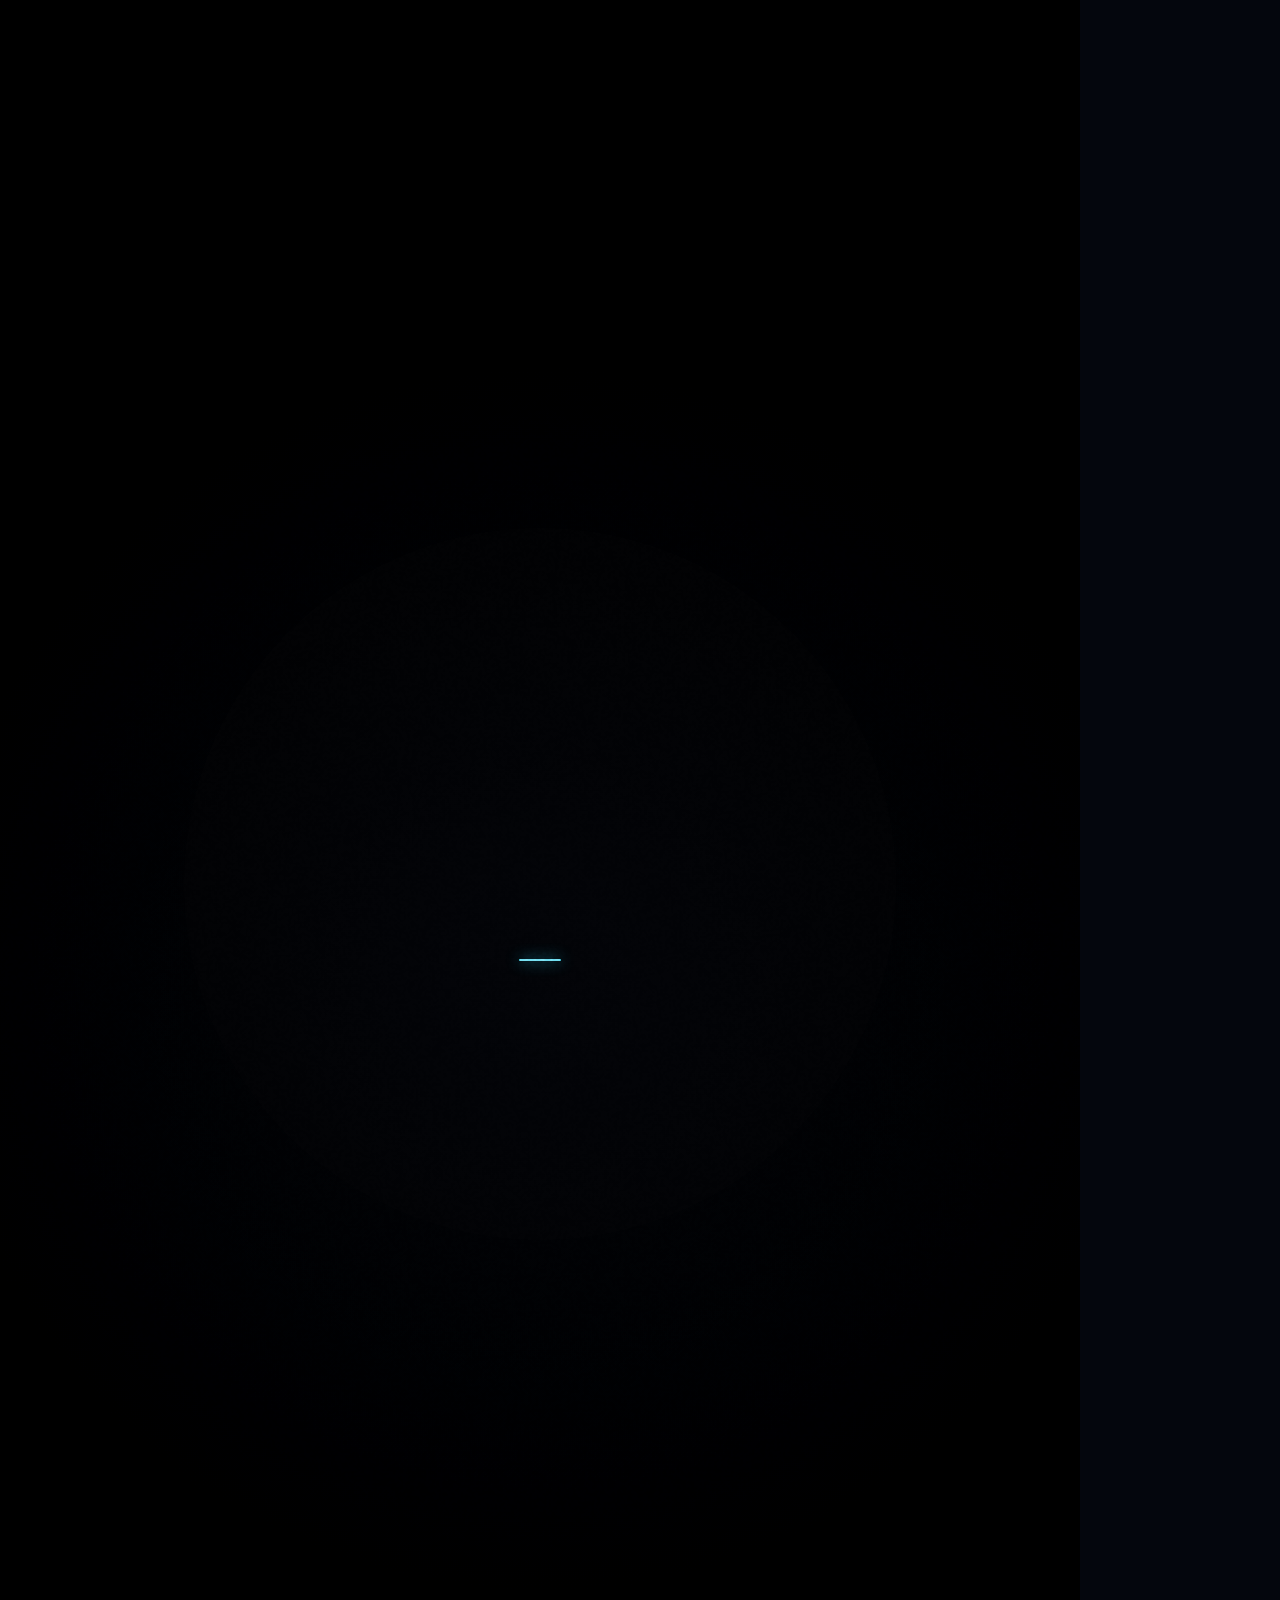
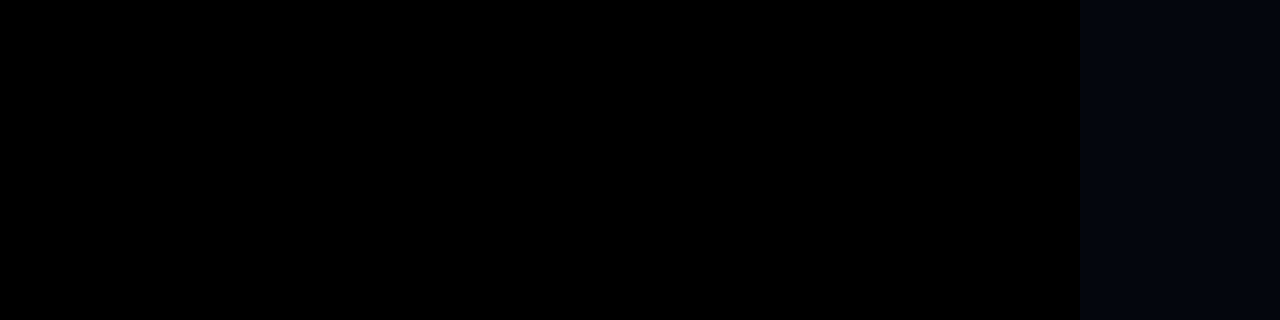
<file: media/reel-src/src/index.html>
<!doctype html>
<html>
<head>
<meta charset="utf-8">
<title>RVTSS reel</title>
<style>
  html, body { margin: 0; background: #04060D; overflow: hidden; }
  canvas { display: block; }
</style>
</head>
<body>
<canvas id="out" width="1080" height="1920"></canvas>
<script type="module" src="reel.js"></script>
</body>
</html>
</file>
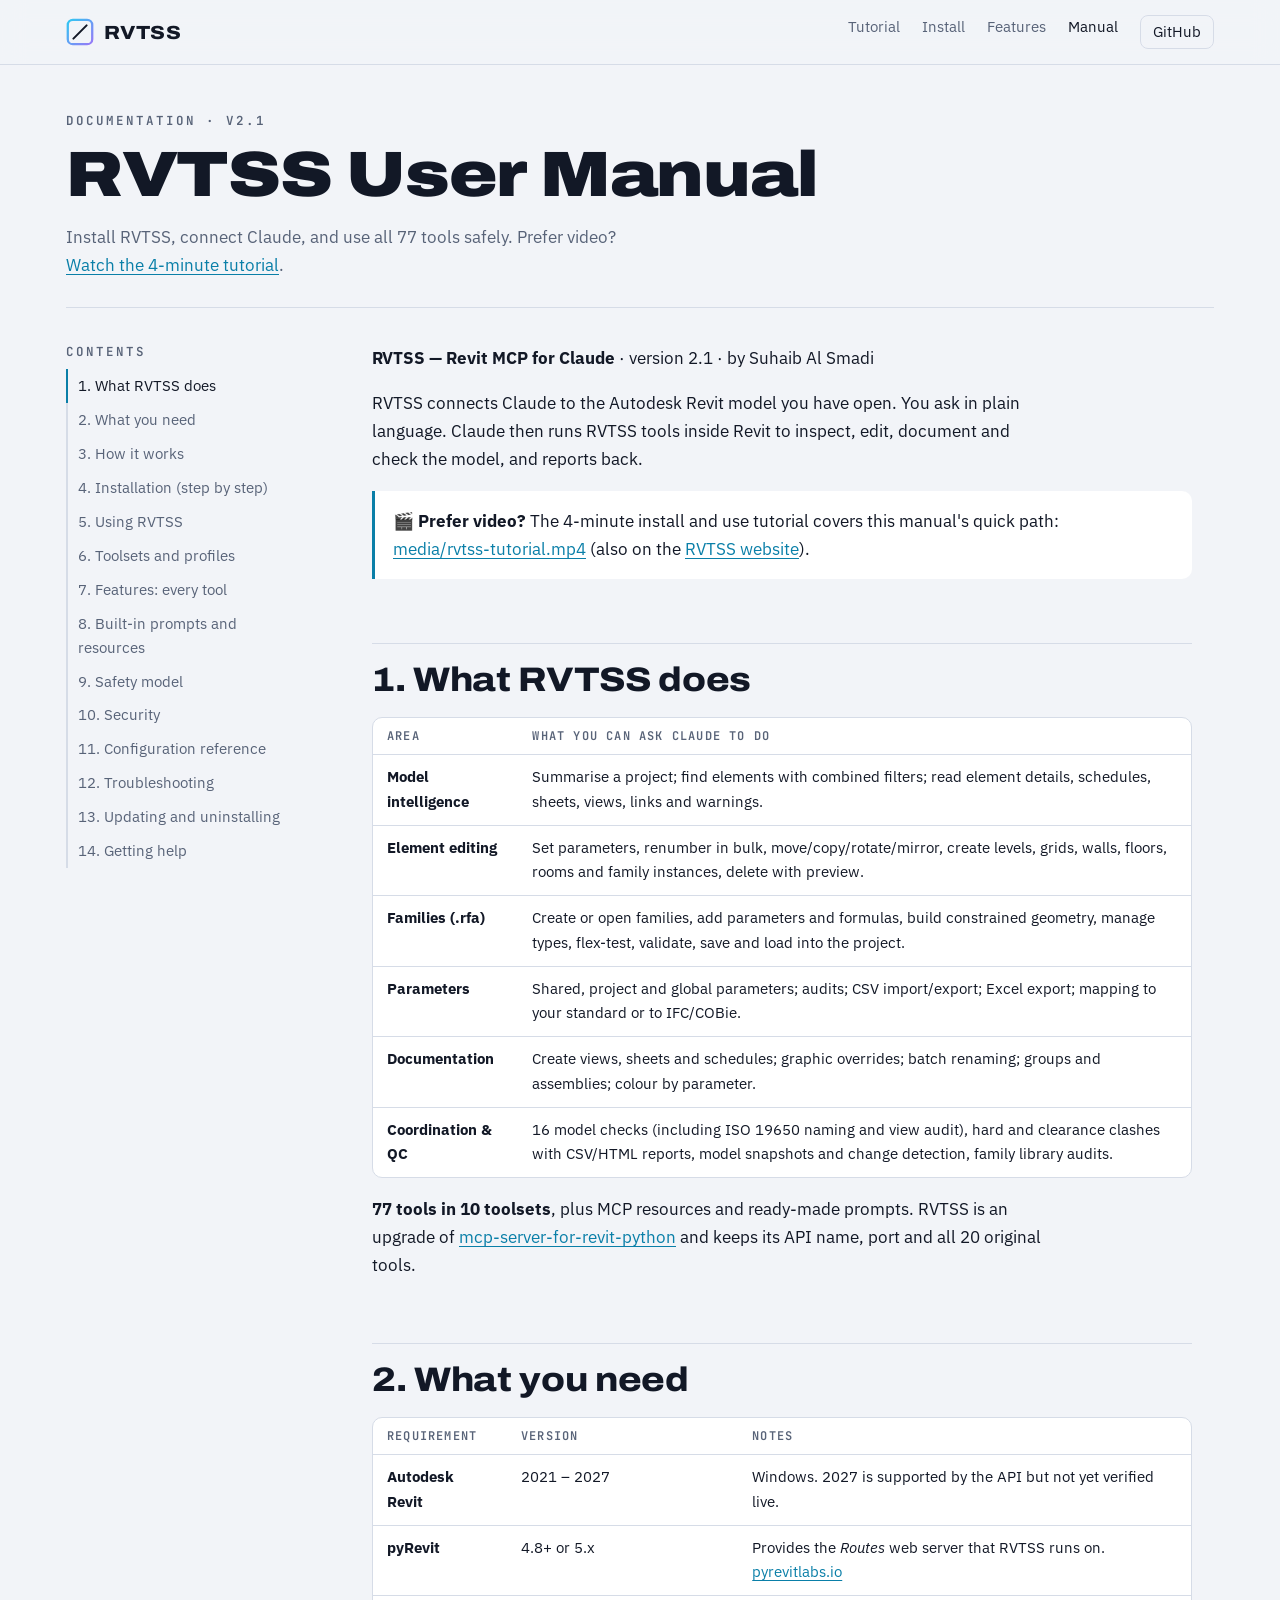
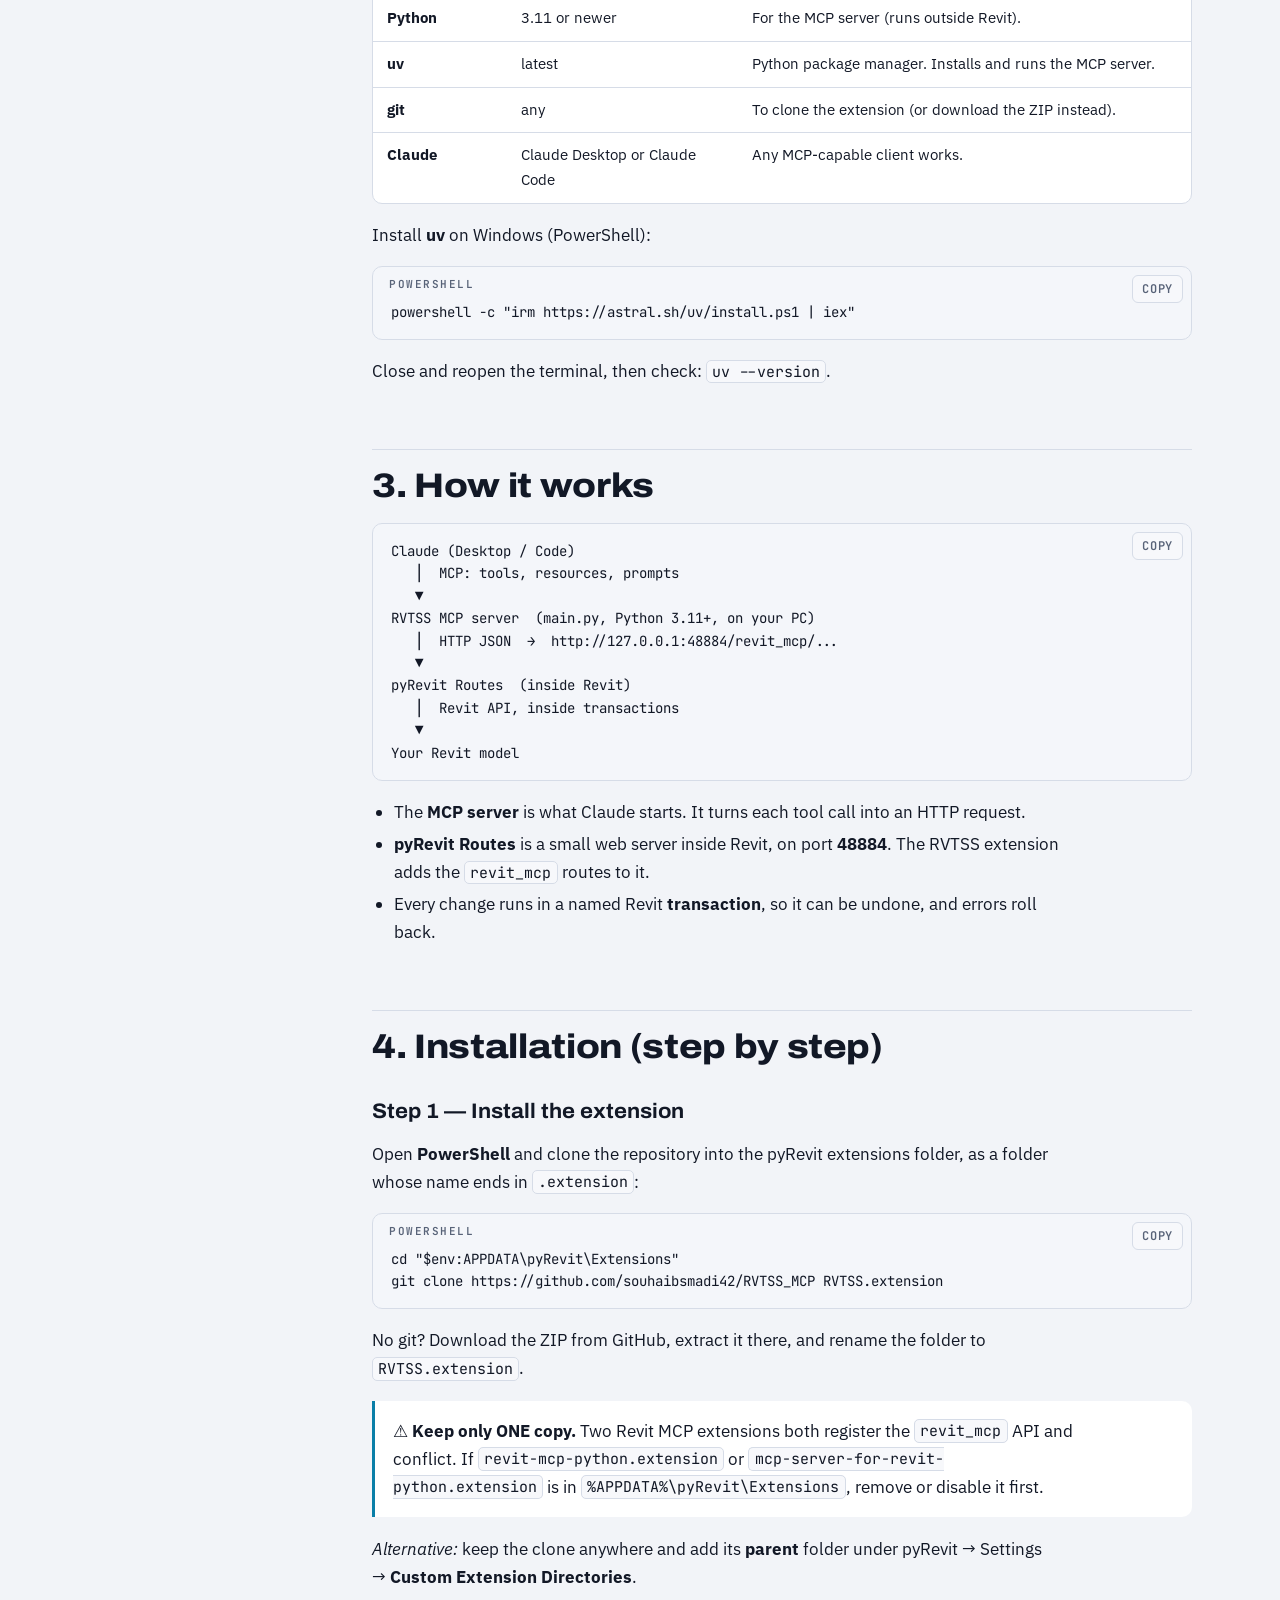
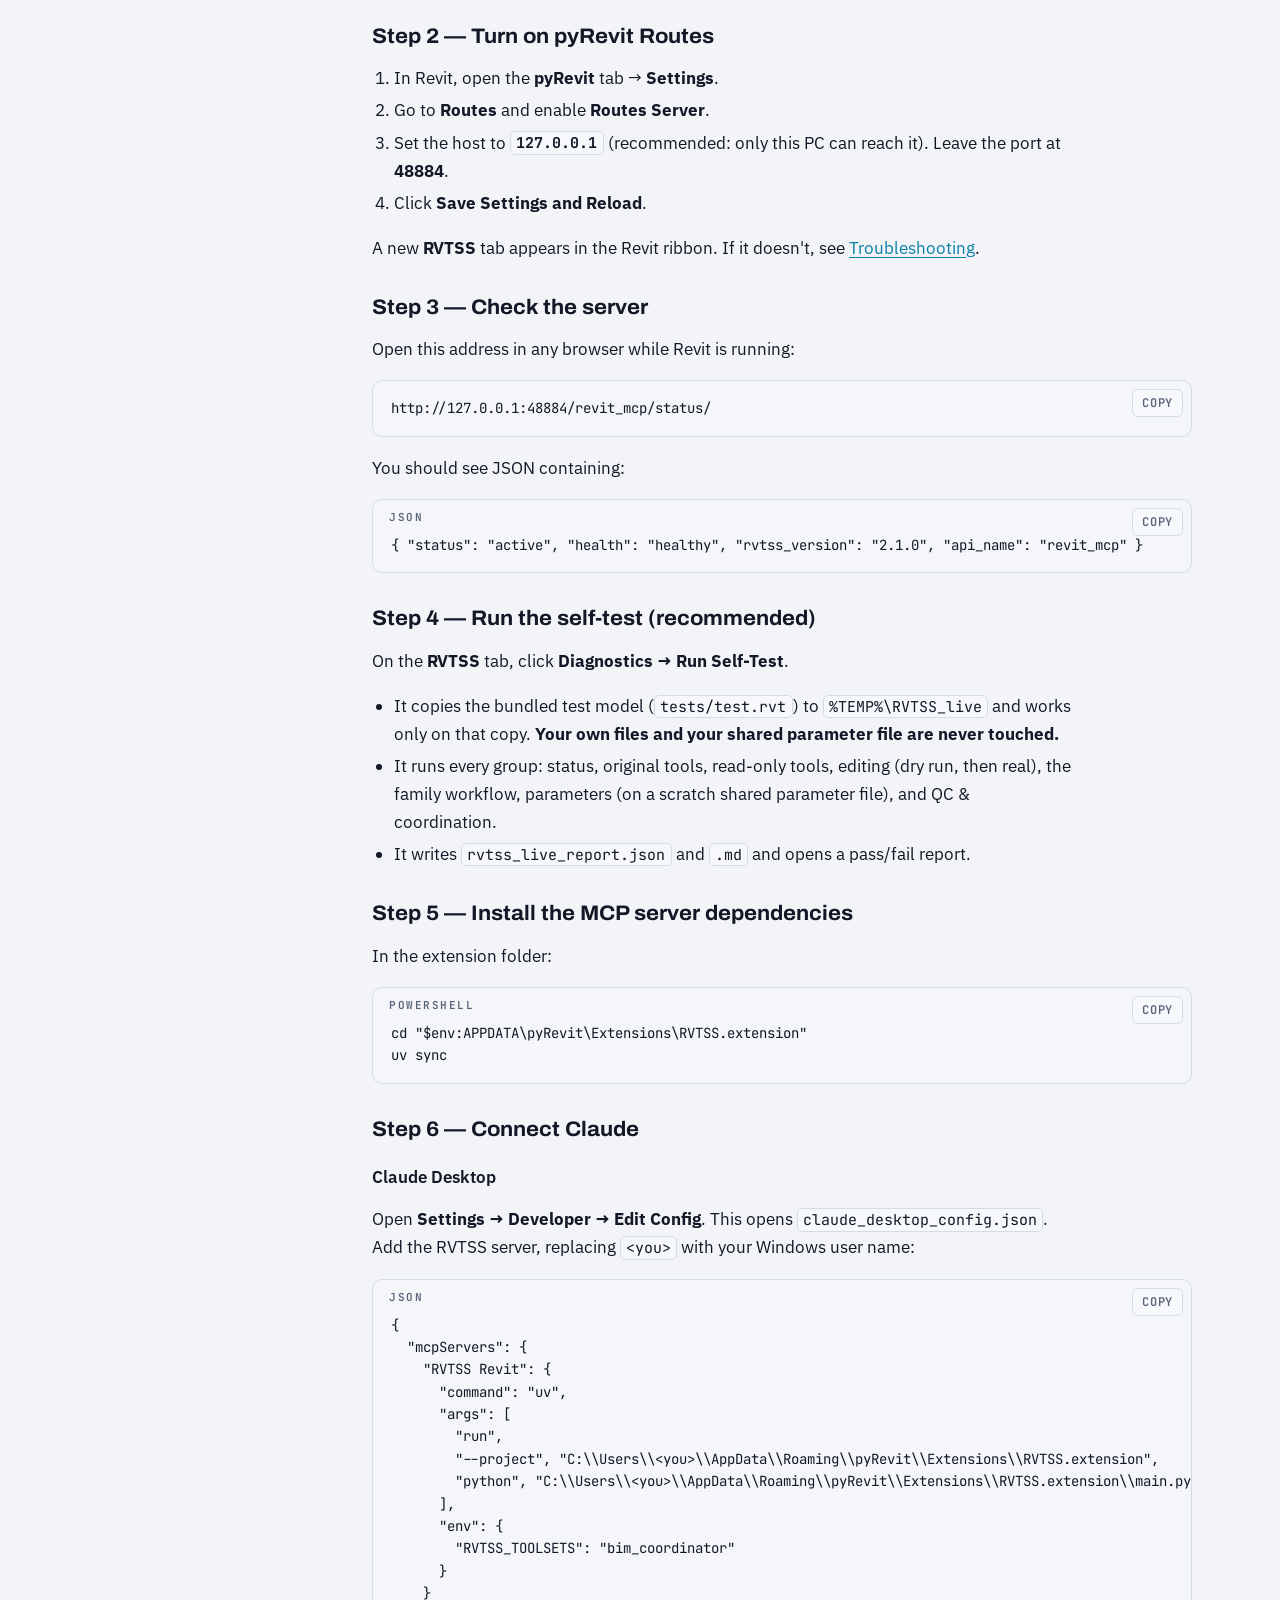
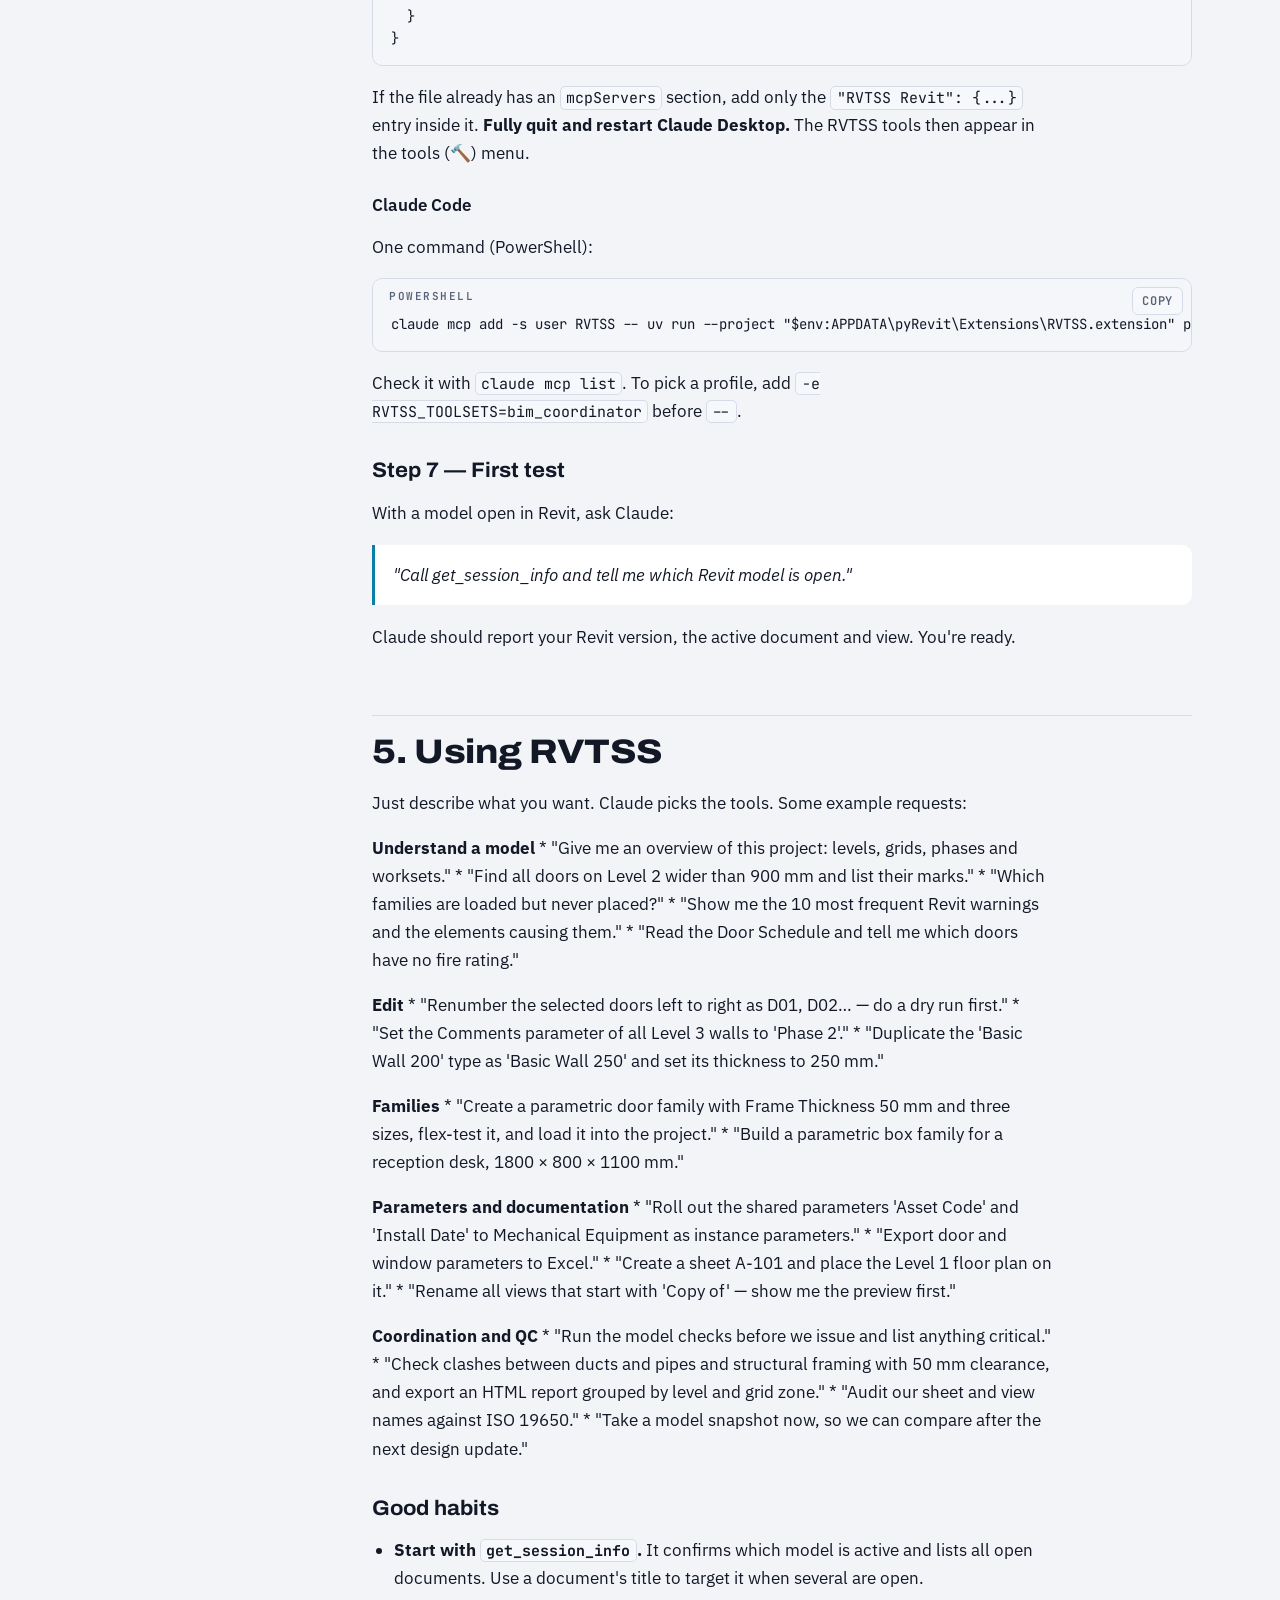
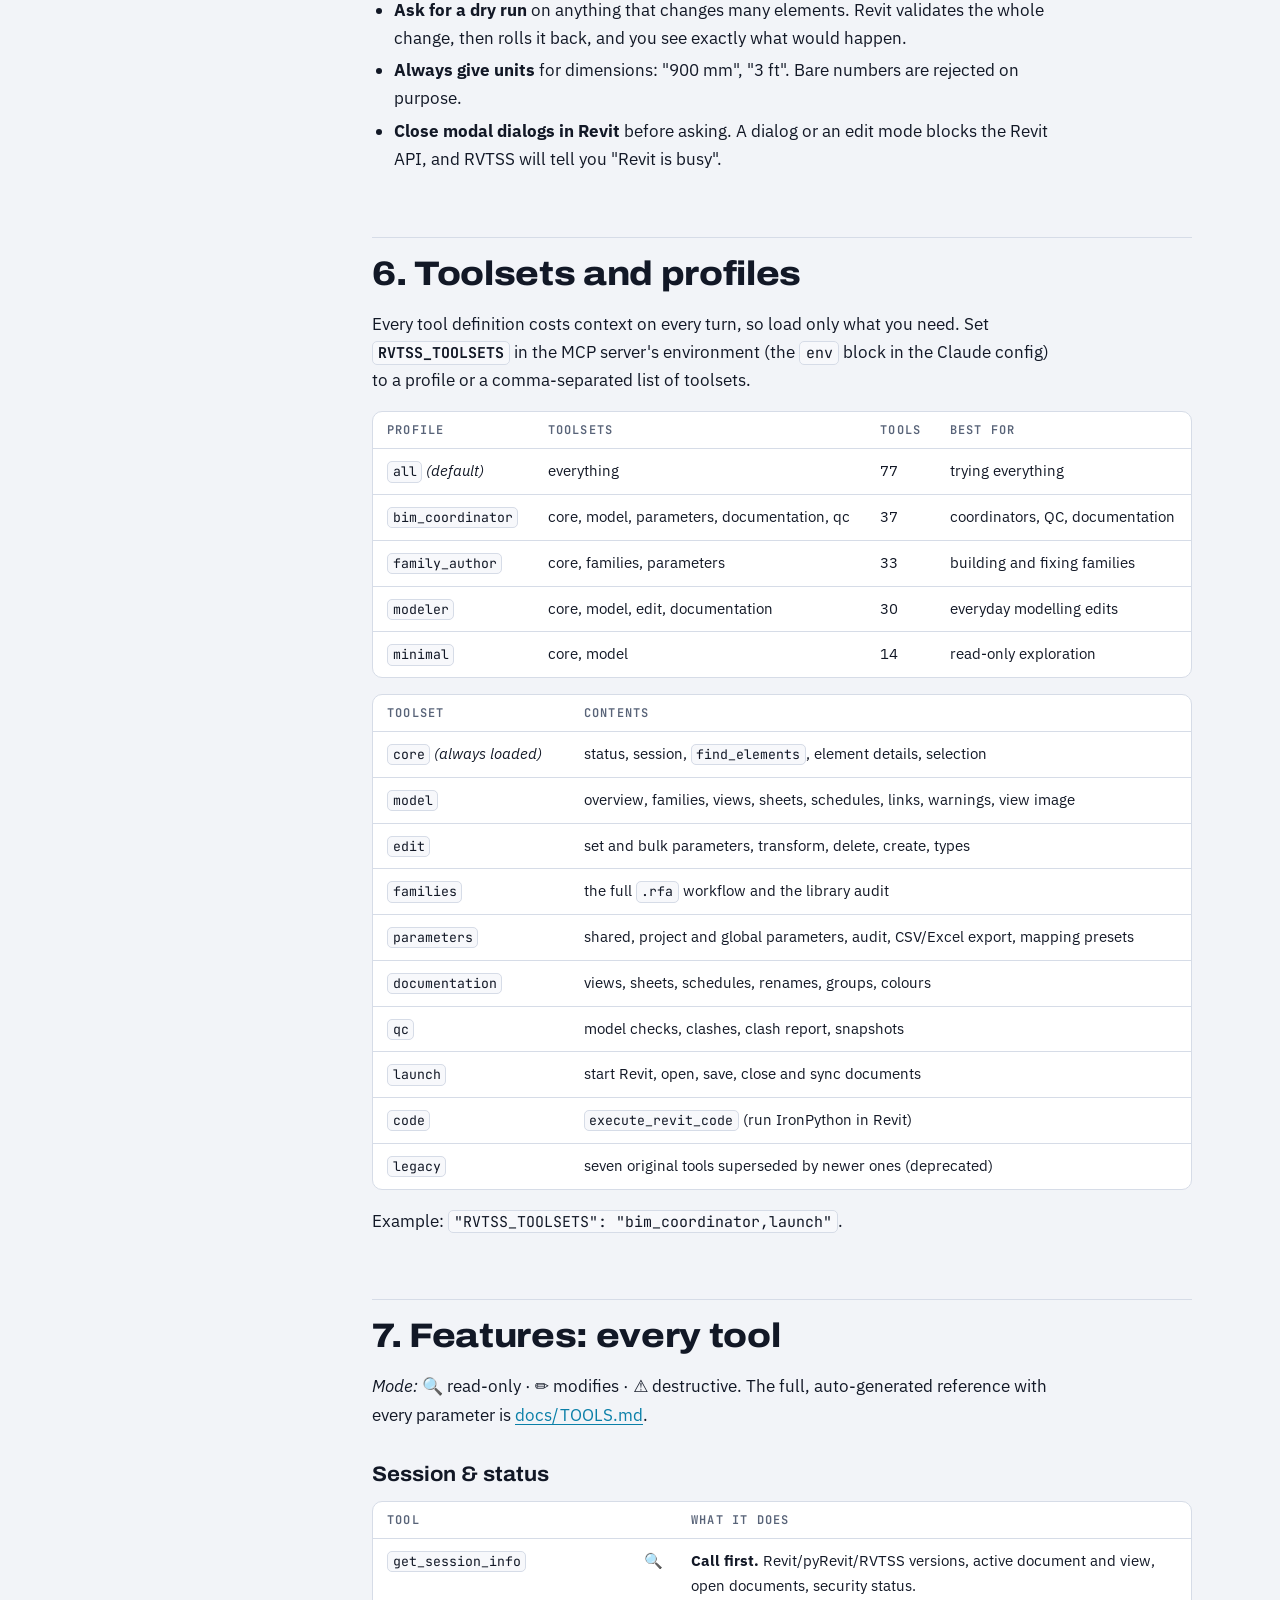
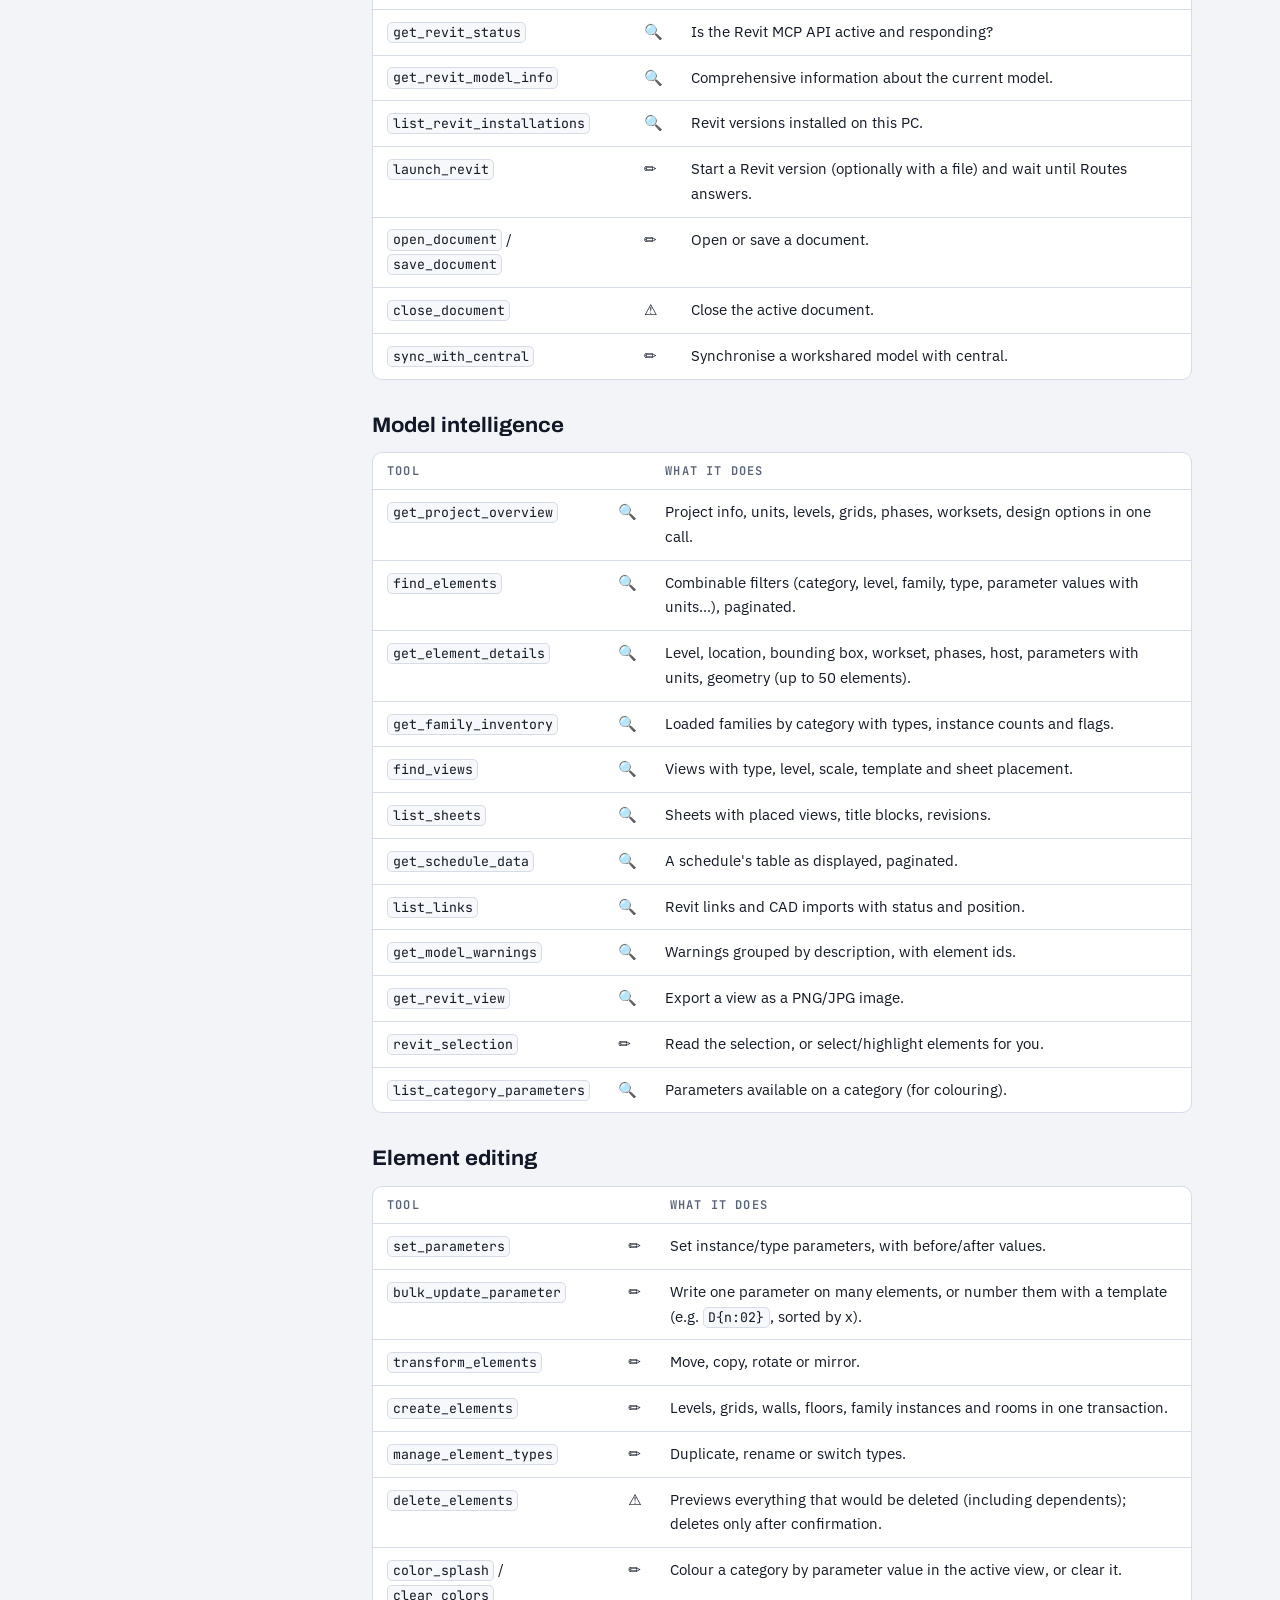
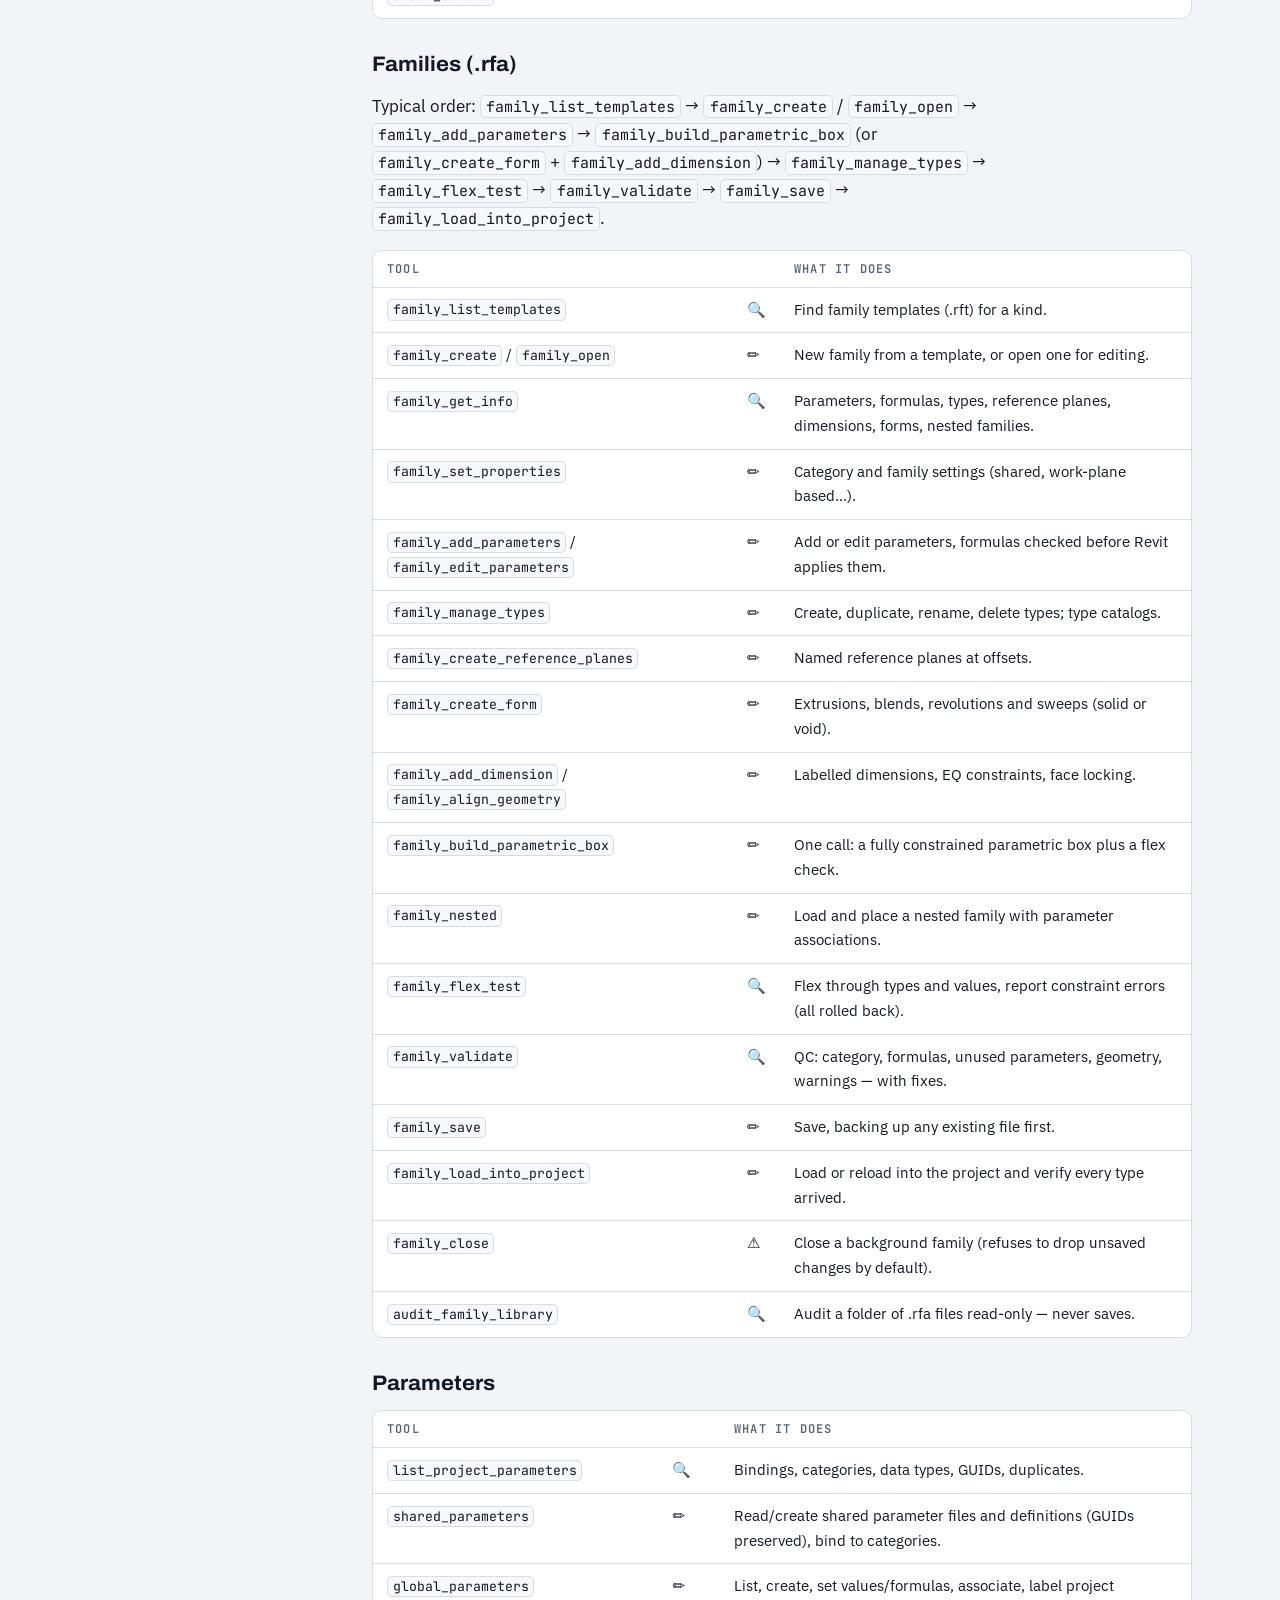
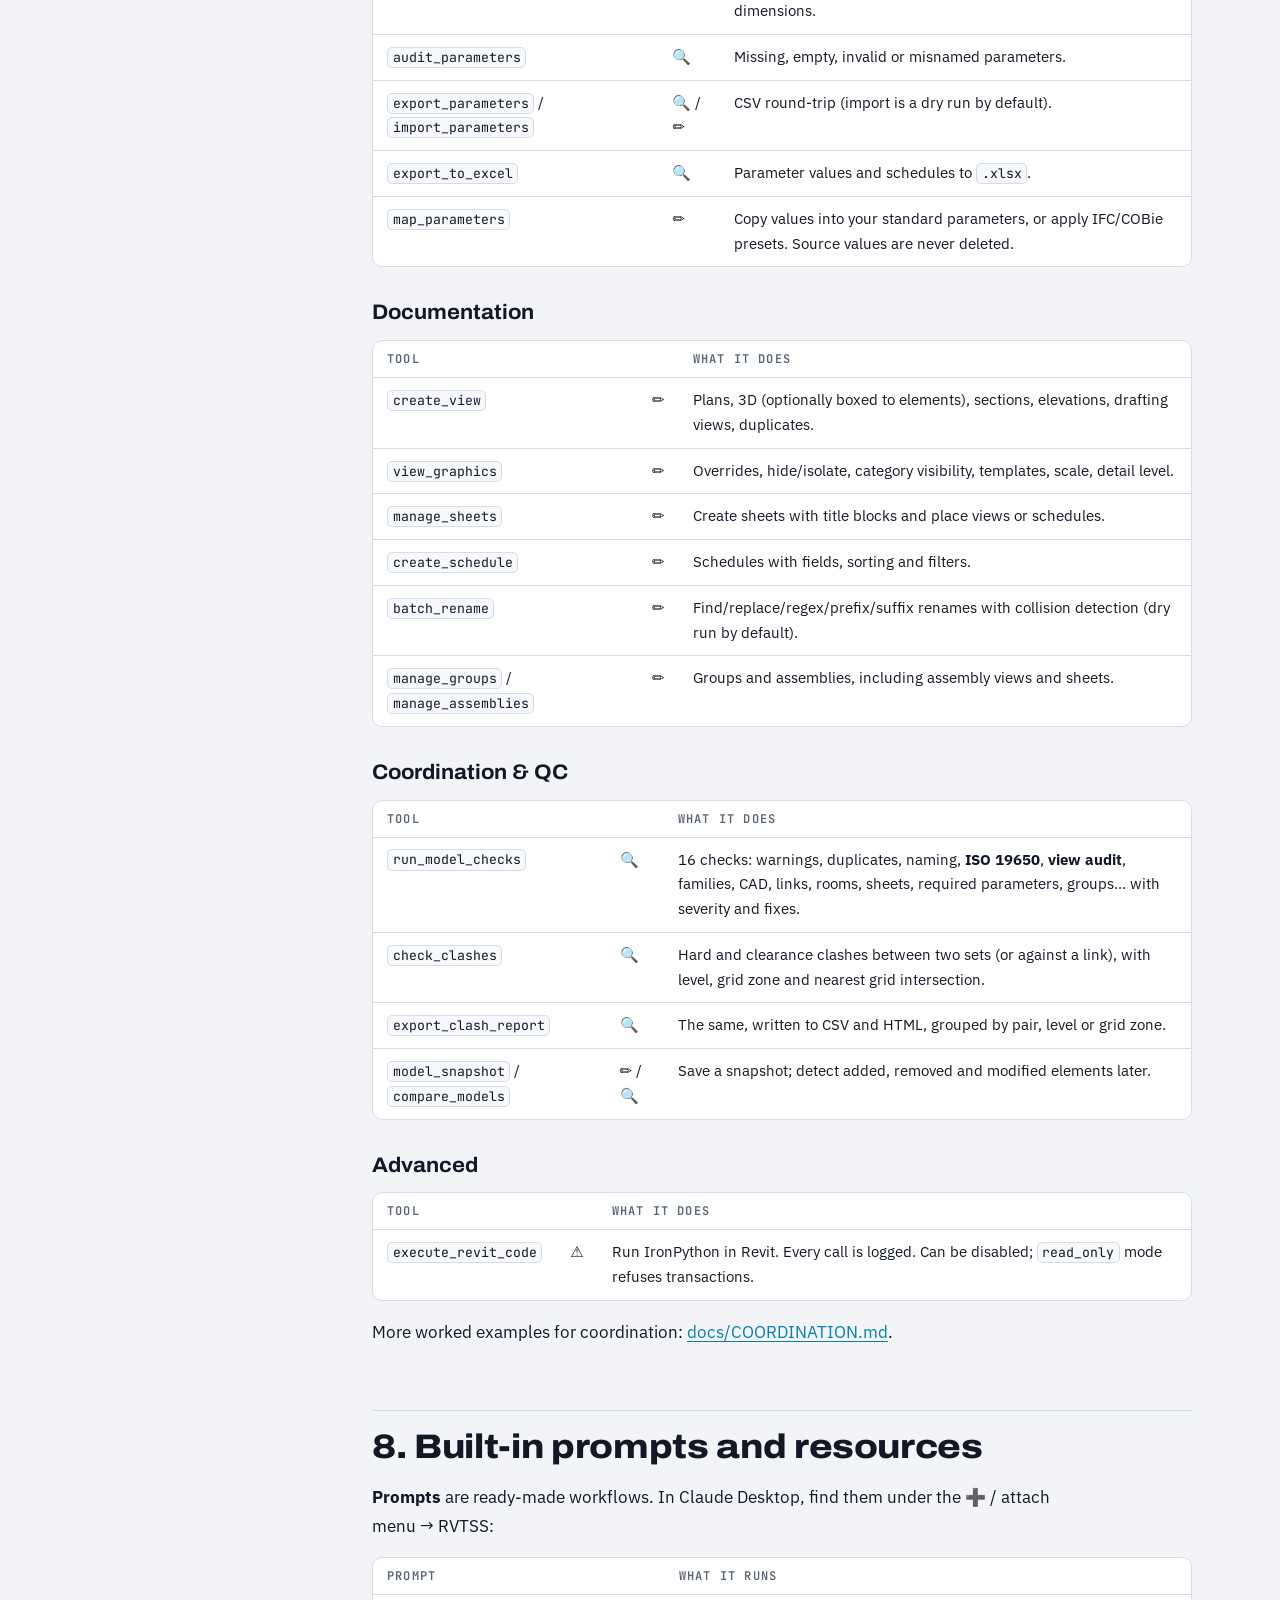
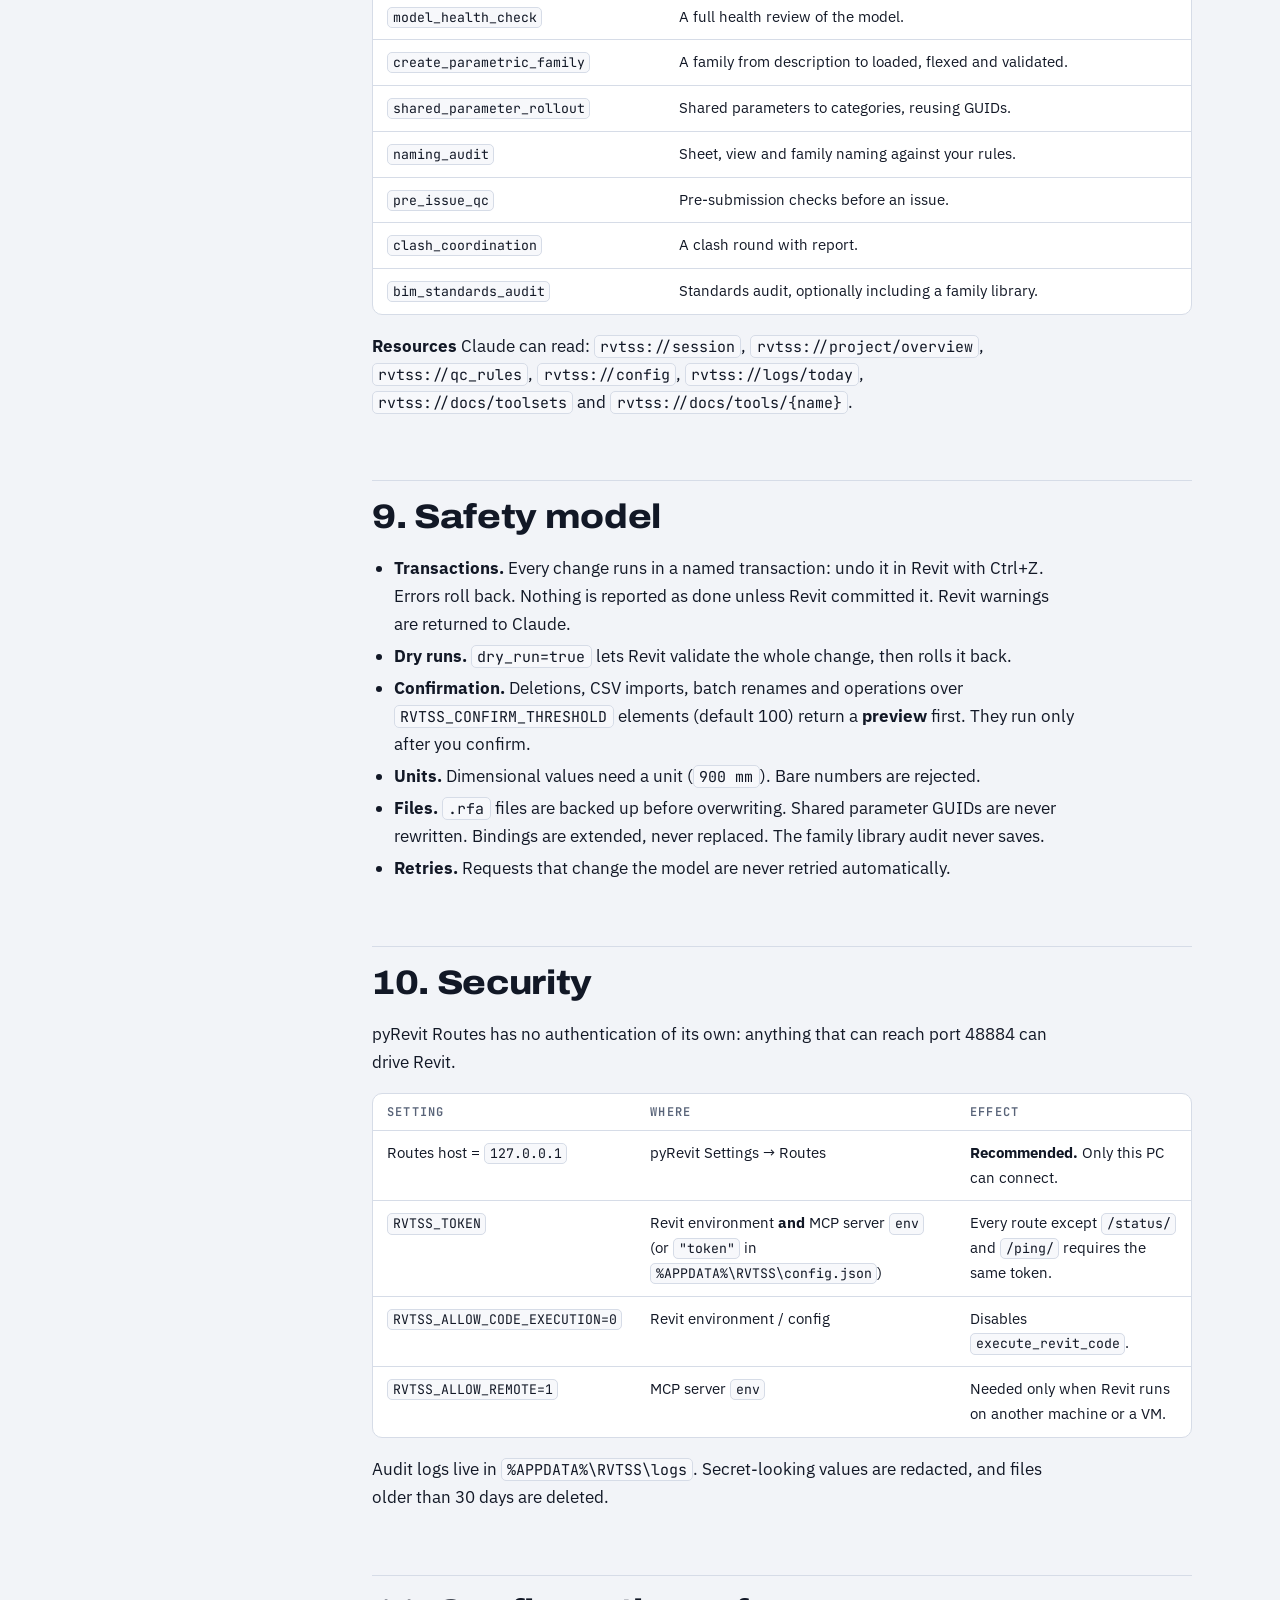
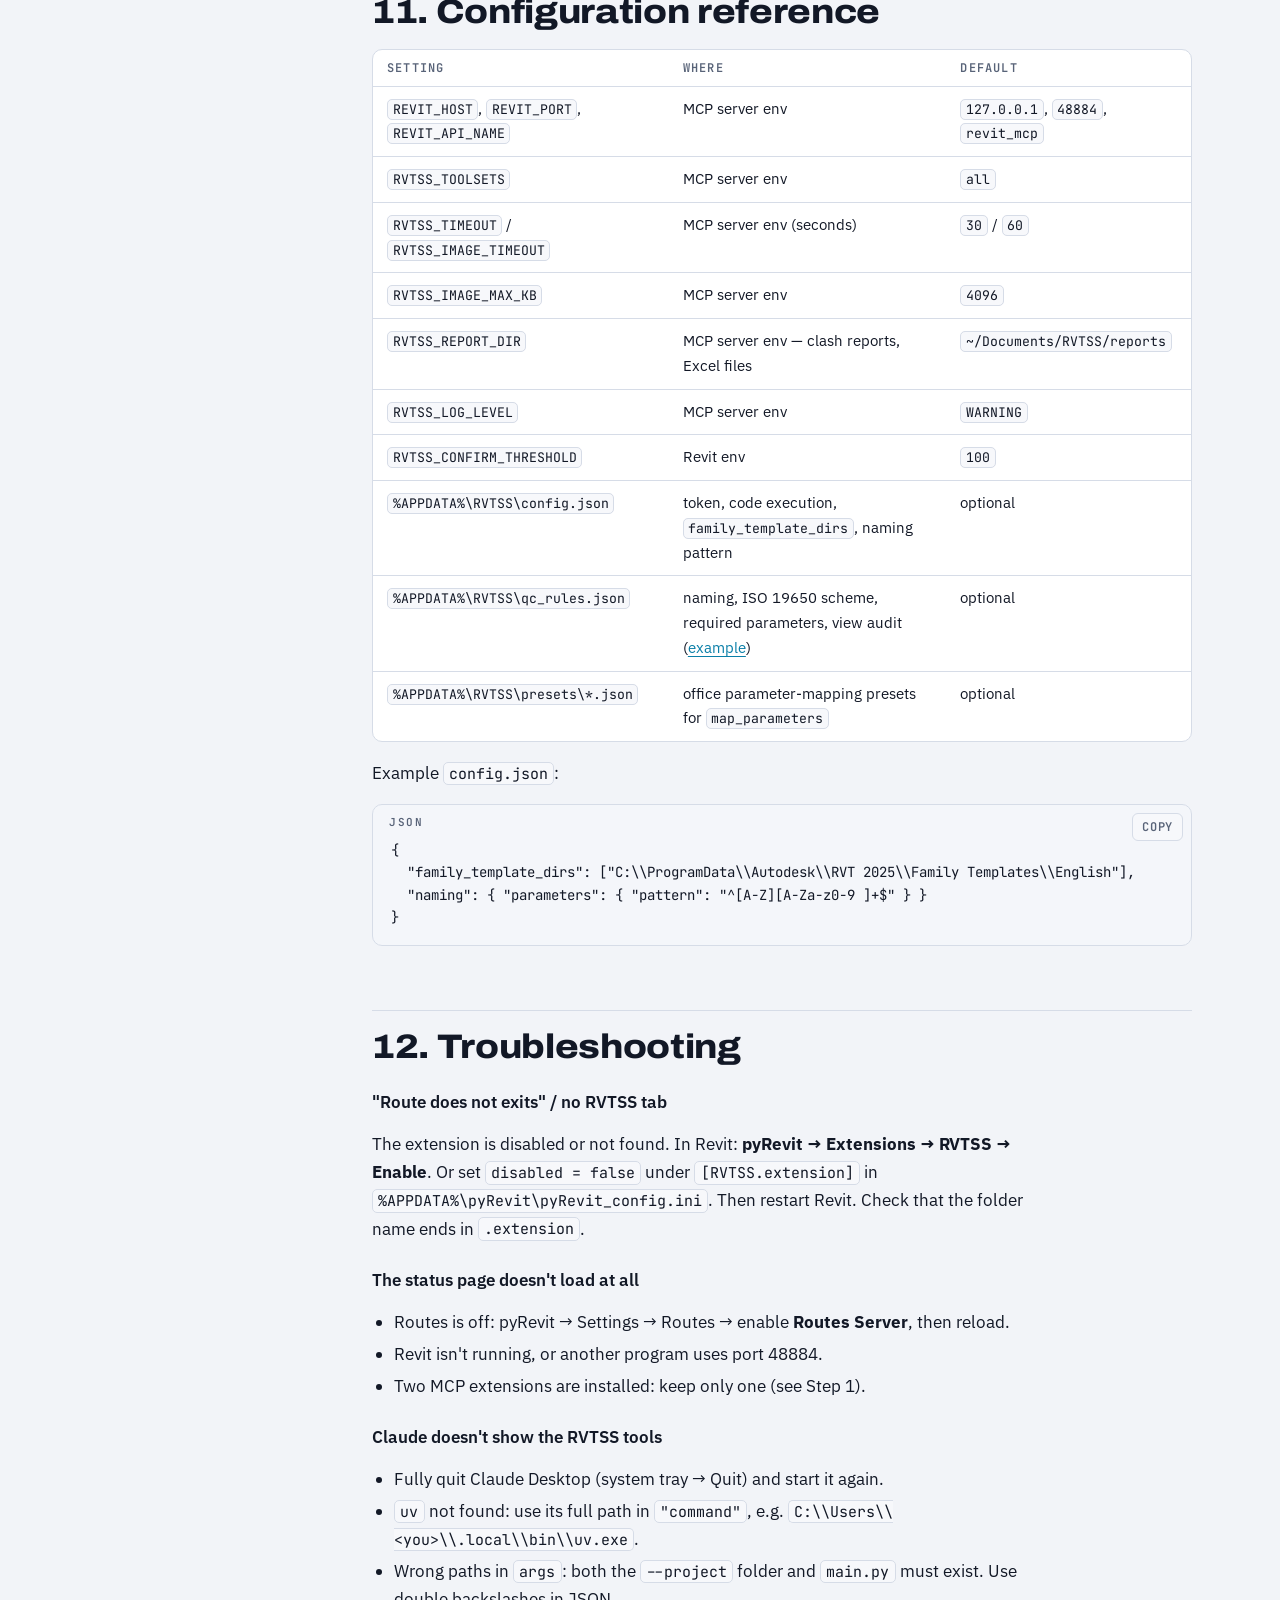
<file: website/manual.html>
<!doctype html>
<html lang="en">
<head>
<meta charset="utf-8">
<meta name="viewport" content="width=device-width, initial-scale=1, viewport-fit=cover">
<title>RVTSS User Manual</title>
<meta name="claude:viewport-fit-sides" content="cover">
<meta name="description" content="How to install, connect and use RVTSS, the Revit MCP for Claude: every tool, configuration, security and troubleshooting.">
<!-- generated by website/build_site.py from docs/USER_MANUAL.md: edit the markdown, not manual.html -->
<link rel="preconnect" href="https://fonts.googleapis.com">
<link rel="preconnect" href="https://fonts.gstatic.com" crossorigin>
<link rel="stylesheet" href="https://fonts.googleapis.com/css2?family=Archivo:wdth,wght@62..125,500..900&family=IBM+Plex+Sans:wght@400;500;600&family=JetBrains+Mono:wght@500;700&display=swap">
<link rel="stylesheet" href="style.css">
<style>
  .doc-head { padding-block: 48px 28px; border-bottom: 1px solid var(--rule); }
  .doc-head h1 { font-size: clamp(38px, 6vw, 64px); font-weight: 900; font-stretch: 116%; letter-spacing: -.02em; margin-top: 12px; }
  .doc-head p { color: var(--muted); max-width: 60ch; margin: 14px 0 0; }
  .doc { display: grid; grid-template-columns: 250px minmax(0, 1fr); gap: 56px; padding-top: 36px; }
  .toc { position: sticky; top: calc(84px + env(safe-area-inset-top, 0px)); align-self: start; max-height: calc(100vh - 110px); overflow-y: auto; }
  .toc ol { list-style: none; margin: 10px 0 0; padding: 0; counter-reset: none; font-size: 14.5px; }
  .toc a { display: block; padding: 5px 10px; border-left: 2px solid var(--rule); color: var(--muted); text-decoration: none; }
  .toc a:hover, .toc a.on { color: var(--ink); border-left-color: var(--cyan); }
  @media (max-width: 900px) {
    .doc { grid-template-columns: 1fr; gap: 20px; }
    .toc { position: static; max-height: none; border: 1px solid var(--rule); border-radius: var(--radius); padding: 14px; background: var(--sheet); }
  }
  .prose { min-width: 0; max-width: 820px; }
  .prose > *:first-child { margin-top: 0; }
  .prose h2 { font-size: clamp(26px, 3.4vw, 34px); margin: 64px 0 18px; padding-top: 18px; border-top: 1px solid var(--rule); }
  .prose h3 { font-size: 21px; margin: 34px 0 10px; }
  .prose h4 { font: 600 17px var(--f-body); margin: 26px 0 6px; }
  .prose p, .prose li { max-width: 68ch; }
  .prose ul, .prose ol { padding-left: 1.3em; }
  .prose li { margin: 4px 0; }
  .prose hr { display: none; }
  .prose blockquote { margin: 18px 0; padding: 12px 18px; border-left: 3px solid var(--cyan); background: var(--sheet); border-radius: 0 var(--radius) var(--radius) 0; }
  .prose blockquote p { margin: 4px 0; }
  .prose .code, .prose .table-wrap { margin: 16px 0; }
  .prose .code pre code { background: none; border: 0; padding: 0; font-size: inherit; }
  .table-wrap { overflow-x: auto; border: 1px solid var(--rule); border-radius: var(--radius); background: var(--sheet); }
  .prose table { border-collapse: collapse; width: 100%; font-size: 15px; }
  .prose th, .prose td { text-align: left; padding: 10px 14px; border-bottom: 1px solid var(--rule); vertical-align: top; }
  .prose tr:last-child td { border-bottom: 0; }
  .prose th { font: 600 12px var(--f-mono); letter-spacing: .1em; text-transform: uppercase; color: var(--muted); }
  .prose td code { white-space: nowrap; }
</style>
</head>
<body>
<header class="site-head">
  <div class="wrap">
    <a class="brand" href="index.html" aria-label="RVTSS home">
      <svg width="28" height="28" viewBox="0 0 220 220" aria-hidden="true"><defs><linearGradient id="lg" x1="0" y1="0" x2="1" y2="1"><stop offset="0" stop-color="#2fc8f2"/><stop offset="1" stop-color="#9878f7"/></linearGradient></defs><rect x="14" y="14" width="192" height="192" rx="40" fill="none" stroke="url(#lg)" stroke-width="18"/><path d="M58 162 L162 58" stroke="currentColor" stroke-width="16" stroke-linecap="round"/></svg>
      RVTSS
    </a>
    <nav class="site-nav" aria-label="Main">
      <a href="index.html#tutorial">Tutorial</a>
      <a href="index.html#install">Install</a>
      <a href="index.html#features">Features</a>
      <a class="keep" href="manual.html" aria-current="page">Manual</a>
      <a class="gh keep" href="https://github.com/souhaibsmadi42/RVTSS_MCP">GitHub</a>
    </nav>
  </div>
</header>

<main class="wrap">
  <div class="doc-head">
    <div class="eyebrow">Documentation · v2.1</div>
    <h1>RVTSS User Manual</h1>
    <p>Install RVTSS, connect Claude, and use all 77 tools safely. Prefer video? <a href="index.html#tutorial">Watch the 4-minute tutorial</a>.</p>
  </div>
  <div class="doc">
    <nav class="toc" aria-label="Contents">
      <div class="eyebrow">Contents</div>
      <ol><li><a href="#1-what-rvtss-does">1. What RVTSS does</a></li><li><a href="#2-what-you-need">2. What you need</a></li><li><a href="#3-how-it-works">3. How it works</a></li><li><a href="#4-installation-step-by-step">4. Installation (step by step)</a></li><li><a href="#5-using-rvtss">5. Using RVTSS</a></li><li><a href="#6-toolsets-and-profiles">6. Toolsets and profiles</a></li><li><a href="#7-features-every-tool">7. Features: every tool</a></li><li><a href="#8-built-in-prompts-and-resources">8. Built-in prompts and resources</a></li><li><a href="#9-safety-model">9. Safety model</a></li><li><a href="#10-security">10. Security</a></li><li><a href="#11-configuration-reference">11. Configuration reference</a></li><li><a href="#12-troubleshooting">12. Troubleshooting</a></li><li><a href="#13-updating-and-uninstalling">13. Updating and uninstalling</a></li><li><a href="#14-getting-help">14. Getting help</a></li></ol>
    </nav>
    <article class="prose">
<p><strong>RVTSS — Revit MCP for Claude</strong> · version 2.1 · by Suhaib Al Smadi</p>
<p>RVTSS connects Claude to the Autodesk Revit model you have open. You ask in plain language. Claude then
runs RVTSS tools inside Revit to inspect, edit, document and check the model, and reports back.</p>
<blockquote>
<p>🎬 <strong>Prefer video?</strong> The 4-minute install and use tutorial covers this manual's quick path:
<a href="media/rvtss-tutorial.mp4">media/rvtss-tutorial.mp4</a> (also on the
<a href="https://souhaibsmadi42.github.io/RVTSS_MCP/">RVTSS website</a>).</p>
</blockquote>
<hr />
<h2 id="1-what-rvtss-does">1. What RVTSS does</h2>
<div class="table-wrap"><table>
<thead>
<tr>
<th>Area</th>
<th>What you can ask Claude to do</th>
</tr>
</thead>
<tbody>
<tr>
<td><strong>Model intelligence</strong></td>
<td>Summarise a project; find elements with combined filters; read element details, schedules, sheets, views, links and warnings.</td>
</tr>
<tr>
<td><strong>Element editing</strong></td>
<td>Set parameters, renumber in bulk, move/copy/rotate/mirror, create levels, grids, walls, floors, rooms and family instances, delete with preview.</td>
</tr>
<tr>
<td><strong>Families (.rfa)</strong></td>
<td>Create or open families, add parameters and formulas, build constrained geometry, manage types, flex-test, validate, save and load into the project.</td>
</tr>
<tr>
<td><strong>Parameters</strong></td>
<td>Shared, project and global parameters; audits; CSV import/export; Excel export; mapping to your standard or to IFC/COBie.</td>
</tr>
<tr>
<td><strong>Documentation</strong></td>
<td>Create views, sheets and schedules; graphic overrides; batch renaming; groups and assemblies; colour by parameter.</td>
</tr>
<tr>
<td><strong>Coordination &amp; QC</strong></td>
<td>16 model checks (including ISO 19650 naming and view audit), hard and clearance clashes with CSV/HTML reports, model snapshots and change detection, family library audits.</td>
</tr>
</tbody>
</table></div>
<p><strong>77 tools in 10 toolsets</strong>, plus MCP resources and ready-made prompts. RVTSS is an upgrade of
<a href="https://github.com/mcp-servers-for-revit/mcp-server-for-revit-python">mcp-server-for-revit-python</a> and keeps
its API name, port and all 20 original tools.</p>
<hr />
<h2 id="2-what-you-need">2. What you need</h2>
<div class="table-wrap"><table>
<thead>
<tr>
<th>Requirement</th>
<th>Version</th>
<th>Notes</th>
</tr>
</thead>
<tbody>
<tr>
<td><strong>Autodesk Revit</strong></td>
<td>2021 – 2027</td>
<td>Windows. 2027 is supported by the API but not yet verified live.</td>
</tr>
<tr>
<td><strong>pyRevit</strong></td>
<td>4.8+ or 5.x</td>
<td>Provides the <em>Routes</em> web server that RVTSS runs on. <a href="https://pyrevitlabs.io">pyrevitlabs.io</a></td>
</tr>
<tr>
<td><strong>Python</strong></td>
<td>3.11 or newer</td>
<td>For the MCP server (runs outside Revit).</td>
</tr>
<tr>
<td><strong>uv</strong></td>
<td>latest</td>
<td>Python package manager. Installs and runs the MCP server.</td>
</tr>
<tr>
<td><strong>git</strong></td>
<td>any</td>
<td>To clone the extension (or download the ZIP instead).</td>
</tr>
<tr>
<td><strong>Claude</strong></td>
<td>Claude Desktop or Claude Code</td>
<td>Any MCP-capable client works.</td>
</tr>
</tbody>
</table></div>
<p>Install <strong>uv</strong> on Windows (PowerShell):</p>
<div class="code"><span class="lang">powershell</span><pre><code>powershell -c &quot;irm https://astral.sh/uv/install.ps1 | iex&quot;
</code></pre></div>
<p>Close and reopen the terminal, then check: <code>uv --version</code>.</p>
<hr />
<h2 id="3-how-it-works">3. How it works</h2>
<div class="code"><pre><code>Claude (Desktop / Code)
   │  MCP: tools, resources, prompts
   ▼
RVTSS MCP server  (main.py, Python 3.11+, on your PC)
   │  HTTP JSON  →  http://127.0.0.1:48884/revit_mcp/...
   ▼
pyRevit Routes  (inside Revit)
   │  Revit API, inside transactions
   ▼
Your Revit model
</code></pre></div>
<ul>
<li>The <strong>MCP server</strong> is what Claude starts. It turns each tool call into an HTTP request.</li>
<li><strong>pyRevit Routes</strong> is a small web server inside Revit, on port <strong>48884</strong>. The RVTSS extension adds the
  <code>revit_mcp</code> routes to it.</li>
<li>Every change runs in a named Revit <strong>transaction</strong>, so it can be undone, and errors roll back.</li>
</ul>
<hr />
<h2 id="4-installation-step-by-step">4. Installation (step by step)</h2>
<h3 id="step-1--install-the-extension">Step 1 — Install the extension</h3>
<p>Open <strong>PowerShell</strong> and clone the repository into the pyRevit extensions folder, as a folder whose name ends
in <code>.extension</code>:</p>
<div class="code"><span class="lang">powershell</span><pre><code>cd &quot;$env:APPDATA\pyRevit\Extensions&quot;
git clone https://github.com/souhaibsmadi42/RVTSS_MCP RVTSS.extension
</code></pre></div>
<p>No git? Download the ZIP from GitHub, extract it there, and rename the folder to <code>RVTSS.extension</code>.</p>
<blockquote>
<p>⚠️ <strong>Keep only ONE copy.</strong> Two Revit MCP extensions both register the <code>revit_mcp</code> API and conflict. If
<code>revit-mcp-python.extension</code> or <code>mcp-server-for-revit-python.extension</code> is in
<code>%APPDATA%\pyRevit\Extensions</code>, remove or disable it first.</p>
</blockquote>
<p><em>Alternative:</em> keep the clone anywhere and add its <strong>parent</strong> folder under pyRevit → Settings →
<strong>Custom Extension Directories</strong>.</p>
<h3 id="step-2--turn-on-pyrevit-routes">Step 2 — Turn on pyRevit Routes</h3>
<ol>
<li>In Revit, open the <strong>pyRevit</strong> tab → <strong>Settings</strong>.</li>
<li>Go to <strong>Routes</strong> and enable <strong>Routes Server</strong>.</li>
<li>Set the host to <strong><code>127.0.0.1</code></strong> (recommended: only this PC can reach it). Leave the port at <strong>48884</strong>.</li>
<li>Click <strong>Save Settings and Reload</strong>.</li>
</ol>
<p>A new <strong>RVTSS</strong> tab appears in the Revit ribbon. If it doesn't, see
<a href="#route-does-not-exits--no-rvtss-tab">Troubleshooting</a>.</p>
<h3 id="step-3--check-the-server">Step 3 — Check the server</h3>
<p>Open this address in any browser while Revit is running:</p>
<div class="code"><pre><code>http://127.0.0.1:48884/revit_mcp/status/
</code></pre></div>
<p>You should see JSON containing:</p>
<div class="code"><span class="lang">json</span><pre><code>{ &quot;status&quot;: &quot;active&quot;, &quot;health&quot;: &quot;healthy&quot;, &quot;rvtss_version&quot;: &quot;2.1.0&quot;, &quot;api_name&quot;: &quot;revit_mcp&quot; }
</code></pre></div>
<h3 id="step-4--run-the-self-test-recommended">Step 4 — Run the self-test (recommended)</h3>
<p>On the <strong>RVTSS</strong> tab, click <strong>Diagnostics → Run Self-Test</strong>.</p>
<ul>
<li>It copies the bundled test model (<code>tests/test.rvt</code>) to <code>%TEMP%\RVTSS_live</code> and works only on that copy.
  <strong>Your own files and your shared parameter file are never touched.</strong></li>
<li>It runs every group: status, original tools, read-only tools, editing (dry run, then real), the family
  workflow, parameters (on a scratch shared parameter file), and QC &amp; coordination.</li>
<li>It writes <code>rvtss_live_report.json</code> and <code>.md</code> and opens a pass/fail report.</li>
</ul>
<h3 id="step-5--install-the-mcp-server-dependencies">Step 5 — Install the MCP server dependencies</h3>
<p>In the extension folder:</p>
<div class="code"><span class="lang">powershell</span><pre><code>cd &quot;$env:APPDATA\pyRevit\Extensions\RVTSS.extension&quot;
uv sync
</code></pre></div>
<h3 id="step-6--connect-claude">Step 6 — Connect Claude</h3>
<h4 id="claude-desktop">Claude Desktop</h4>
<p>Open <strong>Settings → Developer → Edit Config</strong>. This opens <code>claude_desktop_config.json</code>. Add the RVTSS server,
replacing <code>&lt;you&gt;</code> with your Windows user name:</p>
<div class="code"><span class="lang">json</span><pre><code>{
  &quot;mcpServers&quot;: {
    &quot;RVTSS Revit&quot;: {
      &quot;command&quot;: &quot;uv&quot;,
      &quot;args&quot;: [
        &quot;run&quot;,
        &quot;--project&quot;, &quot;C:\\Users\\&lt;you&gt;\\AppData\\Roaming\\pyRevit\\Extensions\\RVTSS.extension&quot;,
        &quot;python&quot;, &quot;C:\\Users\\&lt;you&gt;\\AppData\\Roaming\\pyRevit\\Extensions\\RVTSS.extension\\main.py&quot;
      ],
      &quot;env&quot;: {
        &quot;RVTSS_TOOLSETS&quot;: &quot;bim_coordinator&quot;
      }
    }
  }
}
</code></pre></div>
<p>If the file already has an <code>mcpServers</code> section, add only the <code>"RVTSS Revit": {...}</code> entry inside it.
<strong>Fully quit and restart Claude Desktop.</strong> The RVTSS tools then appear in the tools (🔨) menu.</p>
<h4 id="claude-code">Claude Code</h4>
<p>One command (PowerShell):</p>
<div class="code"><span class="lang">powershell</span><pre><code>claude mcp add -s user RVTSS -- uv run --project &quot;$env:APPDATA\pyRevit\Extensions\RVTSS.extension&quot; python &quot;$env:APPDATA\pyRevit\Extensions\RVTSS.extension\main.py&quot;
</code></pre></div>
<p>Check it with <code>claude mcp list</code>. To pick a profile, add <code>-e RVTSS_TOOLSETS=bim_coordinator</code> before <code>--</code>.</p>
<h3 id="step-7--first-test">Step 7 — First test</h3>
<p>With a model open in Revit, ask Claude:</p>
<blockquote>
<p><em>"Call get_session_info and tell me which Revit model is open."</em></p>
</blockquote>
<p>Claude should report your Revit version, the active document and view. You're ready.</p>
<hr />
<h2 id="5-using-rvtss">5. Using RVTSS</h2>
<p>Just describe what you want. Claude picks the tools. Some example requests:</p>
<p><strong>Understand a model</strong>
* "Give me an overview of this project: levels, grids, phases and worksets."
* "Find all doors on Level 2 wider than 900 mm and list their marks."
* "Which families are loaded but never placed?"
* "Show me the 10 most frequent Revit warnings and the elements causing them."
* "Read the Door Schedule and tell me which doors have no fire rating."</p>
<p><strong>Edit</strong>
* "Renumber the selected doors left to right as D01, D02… — do a dry run first."
* "Set the Comments parameter of all Level 3 walls to 'Phase 2'."
* "Duplicate the 'Basic Wall 200' type as 'Basic Wall 250' and set its thickness to 250 mm."</p>
<p><strong>Families</strong>
* "Create a parametric door family with Frame Thickness 50 mm and three sizes, flex-test it, and load it into
  the project."
* "Build a parametric box family for a reception desk, 1800 × 800 × 1100 mm."</p>
<p><strong>Parameters and documentation</strong>
* "Roll out the shared parameters 'Asset Code' and 'Install Date' to Mechanical Equipment as instance
  parameters."
* "Export door and window parameters to Excel."
* "Create a sheet A-101 and place the Level 1 floor plan on it."
* "Rename all views that start with 'Copy of' — show me the preview first."</p>
<p><strong>Coordination and QC</strong>
* "Run the model checks before we issue and list anything critical."
* "Check clashes between ducts and pipes and structural framing with 50 mm clearance, and export an HTML report
  grouped by level and grid zone."
* "Audit our sheet and view names against ISO 19650."
* "Take a model snapshot now, so we can compare after the next design update."</p>
<h3 id="good-habits">Good habits</h3>
<ul>
<li><strong>Start with <code>get_session_info</code>.</strong> It confirms which model is active and lists all open documents. Use a
  document's title to target it when several are open.</li>
<li><strong>Ask for a dry run</strong> on anything that changes many elements. Revit validates the whole change, then rolls
  it back, and you see exactly what would happen.</li>
<li><strong>Always give units</strong> for dimensions: "900 mm", "3 ft". Bare numbers are rejected on purpose.</li>
<li><strong>Close modal dialogs in Revit</strong> before asking. A dialog or an edit mode blocks the Revit API, and RVTSS
  will tell you "Revit is busy".</li>
</ul>
<hr />
<h2 id="6-toolsets-and-profiles">6. Toolsets and profiles</h2>
<p>Every tool definition costs context on every turn, so load only what you need. Set <strong><code>RVTSS_TOOLSETS</code></strong> in
the MCP server's environment (the <code>env</code> block in the Claude config) to a profile or a comma-separated list of
toolsets.</p>
<div class="table-wrap"><table>
<thead>
<tr>
<th>Profile</th>
<th>Toolsets</th>
<th>Tools</th>
<th>Best for</th>
</tr>
</thead>
<tbody>
<tr>
<td><code>all</code> <em>(default)</em></td>
<td>everything</td>
<td>77</td>
<td>trying everything</td>
</tr>
<tr>
<td><code>bim_coordinator</code></td>
<td>core, model, parameters, documentation, qc</td>
<td>37</td>
<td>coordinators, QC, documentation</td>
</tr>
<tr>
<td><code>family_author</code></td>
<td>core, families, parameters</td>
<td>33</td>
<td>building and fixing families</td>
</tr>
<tr>
<td><code>modeler</code></td>
<td>core, model, edit, documentation</td>
<td>30</td>
<td>everyday modelling edits</td>
</tr>
<tr>
<td><code>minimal</code></td>
<td>core, model</td>
<td>14</td>
<td>read-only exploration</td>
</tr>
</tbody>
</table></div>
<div class="table-wrap"><table>
<thead>
<tr>
<th>Toolset</th>
<th>Contents</th>
</tr>
</thead>
<tbody>
<tr>
<td><code>core</code> <em>(always loaded)</em></td>
<td>status, session, <code>find_elements</code>, element details, selection</td>
</tr>
<tr>
<td><code>model</code></td>
<td>overview, families, views, sheets, schedules, links, warnings, view image</td>
</tr>
<tr>
<td><code>edit</code></td>
<td>set and bulk parameters, transform, delete, create, types</td>
</tr>
<tr>
<td><code>families</code></td>
<td>the full <code>.rfa</code> workflow and the library audit</td>
</tr>
<tr>
<td><code>parameters</code></td>
<td>shared, project and global parameters, audit, CSV/Excel export, mapping presets</td>
</tr>
<tr>
<td><code>documentation</code></td>
<td>views, sheets, schedules, renames, groups, colours</td>
</tr>
<tr>
<td><code>qc</code></td>
<td>model checks, clashes, clash report, snapshots</td>
</tr>
<tr>
<td><code>launch</code></td>
<td>start Revit, open, save, close and sync documents</td>
</tr>
<tr>
<td><code>code</code></td>
<td><code>execute_revit_code</code> (run IronPython in Revit)</td>
</tr>
<tr>
<td><code>legacy</code></td>
<td>seven original tools superseded by newer ones (deprecated)</td>
</tr>
</tbody>
</table></div>
<p>Example: <code>"RVTSS_TOOLSETS": "bim_coordinator,launch"</code>.</p>
<hr />
<h2 id="7-features-every-tool">7. Features: every tool</h2>
<p><em>Mode:</em> 🔍 read-only · ✏️ modifies · ⚠️ destructive. The full, auto-generated reference with every parameter
is <a href="https://github.com/souhaibsmadi42/RVTSS_MCP/blob/main/docs/TOOLS.md">docs/TOOLS.md</a>.</p>
<h3 id="session--status">Session &amp; status</h3>
<div class="table-wrap"><table>
<thead>
<tr>
<th>Tool</th>
<th></th>
<th>What it does</th>
</tr>
</thead>
<tbody>
<tr>
<td><code>get_session_info</code></td>
<td>🔍</td>
<td><strong>Call first.</strong> Revit/pyRevit/RVTSS versions, active document and view, open documents, security status.</td>
</tr>
<tr>
<td><code>get_revit_status</code></td>
<td>🔍</td>
<td>Is the Revit MCP API active and responding?</td>
</tr>
<tr>
<td><code>get_revit_model_info</code></td>
<td>🔍</td>
<td>Comprehensive information about the current model.</td>
</tr>
<tr>
<td><code>list_revit_installations</code></td>
<td>🔍</td>
<td>Revit versions installed on this PC.</td>
</tr>
<tr>
<td><code>launch_revit</code></td>
<td>✏️</td>
<td>Start a Revit version (optionally with a file) and wait until Routes answers.</td>
</tr>
<tr>
<td><code>open_document</code> / <code>save_document</code></td>
<td>✏️</td>
<td>Open or save a document.</td>
</tr>
<tr>
<td><code>close_document</code></td>
<td>⚠️</td>
<td>Close the active document.</td>
</tr>
<tr>
<td><code>sync_with_central</code></td>
<td>✏️</td>
<td>Synchronise a workshared model with central.</td>
</tr>
</tbody>
</table></div>
<h3 id="model-intelligence">Model intelligence</h3>
<div class="table-wrap"><table>
<thead>
<tr>
<th>Tool</th>
<th></th>
<th>What it does</th>
</tr>
</thead>
<tbody>
<tr>
<td><code>get_project_overview</code></td>
<td>🔍</td>
<td>Project info, units, levels, grids, phases, worksets, design options in one call.</td>
</tr>
<tr>
<td><code>find_elements</code></td>
<td>🔍</td>
<td>Combinable filters (category, level, family, type, parameter values with units…), paginated.</td>
</tr>
<tr>
<td><code>get_element_details</code></td>
<td>🔍</td>
<td>Level, location, bounding box, workset, phases, host, parameters with units, geometry (up to 50 elements).</td>
</tr>
<tr>
<td><code>get_family_inventory</code></td>
<td>🔍</td>
<td>Loaded families by category with types, instance counts and flags.</td>
</tr>
<tr>
<td><code>find_views</code></td>
<td>🔍</td>
<td>Views with type, level, scale, template and sheet placement.</td>
</tr>
<tr>
<td><code>list_sheets</code></td>
<td>🔍</td>
<td>Sheets with placed views, title blocks, revisions.</td>
</tr>
<tr>
<td><code>get_schedule_data</code></td>
<td>🔍</td>
<td>A schedule's table as displayed, paginated.</td>
</tr>
<tr>
<td><code>list_links</code></td>
<td>🔍</td>
<td>Revit links and CAD imports with status and position.</td>
</tr>
<tr>
<td><code>get_model_warnings</code></td>
<td>🔍</td>
<td>Warnings grouped by description, with element ids.</td>
</tr>
<tr>
<td><code>get_revit_view</code></td>
<td>🔍</td>
<td>Export a view as a PNG/JPG image.</td>
</tr>
<tr>
<td><code>revit_selection</code></td>
<td>✏️</td>
<td>Read the selection, or select/highlight elements for you.</td>
</tr>
<tr>
<td><code>list_category_parameters</code></td>
<td>🔍</td>
<td>Parameters available on a category (for colouring).</td>
</tr>
</tbody>
</table></div>
<h3 id="element-editing">Element editing</h3>
<div class="table-wrap"><table>
<thead>
<tr>
<th>Tool</th>
<th></th>
<th>What it does</th>
</tr>
</thead>
<tbody>
<tr>
<td><code>set_parameters</code></td>
<td>✏️</td>
<td>Set instance/type parameters, with before/after values.</td>
</tr>
<tr>
<td><code>bulk_update_parameter</code></td>
<td>✏️</td>
<td>Write one parameter on many elements, or number them with a template (e.g. <code>D{n:02}</code>, sorted by x).</td>
</tr>
<tr>
<td><code>transform_elements</code></td>
<td>✏️</td>
<td>Move, copy, rotate or mirror.</td>
</tr>
<tr>
<td><code>create_elements</code></td>
<td>✏️</td>
<td>Levels, grids, walls, floors, family instances and rooms in one transaction.</td>
</tr>
<tr>
<td><code>manage_element_types</code></td>
<td>✏️</td>
<td>Duplicate, rename or switch types.</td>
</tr>
<tr>
<td><code>delete_elements</code></td>
<td>⚠️</td>
<td>Previews everything that would be deleted (including dependents); deletes only after confirmation.</td>
</tr>
<tr>
<td><code>color_splash</code> / <code>clear_colors</code></td>
<td>✏️</td>
<td>Colour a category by parameter value in the active view, or clear it.</td>
</tr>
</tbody>
</table></div>
<h3 id="families-rfa">Families (.rfa)</h3>
<p>Typical order: <code>family_list_templates</code> → <code>family_create</code> / <code>family_open</code> → <code>family_add_parameters</code> →
<code>family_build_parametric_box</code> (or <code>family_create_form</code> + <code>family_add_dimension</code>) → <code>family_manage_types</code> →
<code>family_flex_test</code> → <code>family_validate</code> → <code>family_save</code> → <code>family_load_into_project</code>.</p>
<div class="table-wrap"><table>
<thead>
<tr>
<th>Tool</th>
<th></th>
<th>What it does</th>
</tr>
</thead>
<tbody>
<tr>
<td><code>family_list_templates</code></td>
<td>🔍</td>
<td>Find family templates (.rft) for a kind.</td>
</tr>
<tr>
<td><code>family_create</code> / <code>family_open</code></td>
<td>✏️</td>
<td>New family from a template, or open one for editing.</td>
</tr>
<tr>
<td><code>family_get_info</code></td>
<td>🔍</td>
<td>Parameters, formulas, types, reference planes, dimensions, forms, nested families.</td>
</tr>
<tr>
<td><code>family_set_properties</code></td>
<td>✏️</td>
<td>Category and family settings (shared, work-plane based…).</td>
</tr>
<tr>
<td><code>family_add_parameters</code> / <code>family_edit_parameters</code></td>
<td>✏️</td>
<td>Add or edit parameters, formulas checked before Revit applies them.</td>
</tr>
<tr>
<td><code>family_manage_types</code></td>
<td>✏️</td>
<td>Create, duplicate, rename, delete types; type catalogs.</td>
</tr>
<tr>
<td><code>family_create_reference_planes</code></td>
<td>✏️</td>
<td>Named reference planes at offsets.</td>
</tr>
<tr>
<td><code>family_create_form</code></td>
<td>✏️</td>
<td>Extrusions, blends, revolutions and sweeps (solid or void).</td>
</tr>
<tr>
<td><code>family_add_dimension</code> / <code>family_align_geometry</code></td>
<td>✏️</td>
<td>Labelled dimensions, EQ constraints, face locking.</td>
</tr>
<tr>
<td><code>family_build_parametric_box</code></td>
<td>✏️</td>
<td>One call: a fully constrained parametric box plus a flex check.</td>
</tr>
<tr>
<td><code>family_nested</code></td>
<td>✏️</td>
<td>Load and place a nested family with parameter associations.</td>
</tr>
<tr>
<td><code>family_flex_test</code></td>
<td>🔍</td>
<td>Flex through types and values, report constraint errors (all rolled back).</td>
</tr>
<tr>
<td><code>family_validate</code></td>
<td>🔍</td>
<td>QC: category, formulas, unused parameters, geometry, warnings — with fixes.</td>
</tr>
<tr>
<td><code>family_save</code></td>
<td>✏️</td>
<td>Save, backing up any existing file first.</td>
</tr>
<tr>
<td><code>family_load_into_project</code></td>
<td>✏️</td>
<td>Load or reload into the project and verify every type arrived.</td>
</tr>
<tr>
<td><code>family_close</code></td>
<td>⚠️</td>
<td>Close a background family (refuses to drop unsaved changes by default).</td>
</tr>
<tr>
<td><code>audit_family_library</code></td>
<td>🔍</td>
<td>Audit a folder of .rfa files read-only — never saves.</td>
</tr>
</tbody>
</table></div>
<h3 id="parameters">Parameters</h3>
<div class="table-wrap"><table>
<thead>
<tr>
<th>Tool</th>
<th></th>
<th>What it does</th>
</tr>
</thead>
<tbody>
<tr>
<td><code>list_project_parameters</code></td>
<td>🔍</td>
<td>Bindings, categories, data types, GUIDs, duplicates.</td>
</tr>
<tr>
<td><code>shared_parameters</code></td>
<td>✏️</td>
<td>Read/create shared parameter files and definitions (GUIDs preserved), bind to categories.</td>
</tr>
<tr>
<td><code>global_parameters</code></td>
<td>✏️</td>
<td>List, create, set values/formulas, associate, label project dimensions.</td>
</tr>
<tr>
<td><code>audit_parameters</code></td>
<td>🔍</td>
<td>Missing, empty, invalid or misnamed parameters.</td>
</tr>
<tr>
<td><code>export_parameters</code> / <code>import_parameters</code></td>
<td>🔍 / ✏️</td>
<td>CSV round-trip (import is a dry run by default).</td>
</tr>
<tr>
<td><code>export_to_excel</code></td>
<td>🔍</td>
<td>Parameter values and schedules to <code>.xlsx</code>.</td>
</tr>
<tr>
<td><code>map_parameters</code></td>
<td>✏️</td>
<td>Copy values into your standard parameters, or apply IFC/COBie presets. Source values are never deleted.</td>
</tr>
</tbody>
</table></div>
<h3 id="documentation">Documentation</h3>
<div class="table-wrap"><table>
<thead>
<tr>
<th>Tool</th>
<th></th>
<th>What it does</th>
</tr>
</thead>
<tbody>
<tr>
<td><code>create_view</code></td>
<td>✏️</td>
<td>Plans, 3D (optionally boxed to elements), sections, elevations, drafting views, duplicates.</td>
</tr>
<tr>
<td><code>view_graphics</code></td>
<td>✏️</td>
<td>Overrides, hide/isolate, category visibility, templates, scale, detail level.</td>
</tr>
<tr>
<td><code>manage_sheets</code></td>
<td>✏️</td>
<td>Create sheets with title blocks and place views or schedules.</td>
</tr>
<tr>
<td><code>create_schedule</code></td>
<td>✏️</td>
<td>Schedules with fields, sorting and filters.</td>
</tr>
<tr>
<td><code>batch_rename</code></td>
<td>✏️</td>
<td>Find/replace/regex/prefix/suffix renames with collision detection (dry run by default).</td>
</tr>
<tr>
<td><code>manage_groups</code> / <code>manage_assemblies</code></td>
<td>✏️</td>
<td>Groups and assemblies, including assembly views and sheets.</td>
</tr>
</tbody>
</table></div>
<h3 id="coordination--qc">Coordination &amp; QC</h3>
<div class="table-wrap"><table>
<thead>
<tr>
<th>Tool</th>
<th></th>
<th>What it does</th>
</tr>
</thead>
<tbody>
<tr>
<td><code>run_model_checks</code></td>
<td>🔍</td>
<td>16 checks: warnings, duplicates, naming, <strong>ISO 19650</strong>, <strong>view audit</strong>, families, CAD, links, rooms, sheets, required parameters, groups… with severity and fixes.</td>
</tr>
<tr>
<td><code>check_clashes</code></td>
<td>🔍</td>
<td>Hard and clearance clashes between two sets (or against a link), with level, grid zone and nearest grid intersection.</td>
</tr>
<tr>
<td><code>export_clash_report</code></td>
<td>🔍</td>
<td>The same, written to CSV and HTML, grouped by pair, level or grid zone.</td>
</tr>
<tr>
<td><code>model_snapshot</code> / <code>compare_models</code></td>
<td>✏️ / 🔍</td>
<td>Save a snapshot; detect added, removed and modified elements later.</td>
</tr>
</tbody>
</table></div>
<h3 id="advanced">Advanced</h3>
<div class="table-wrap"><table>
<thead>
<tr>
<th>Tool</th>
<th></th>
<th>What it does</th>
</tr>
</thead>
<tbody>
<tr>
<td><code>execute_revit_code</code></td>
<td>⚠️</td>
<td>Run IronPython in Revit. Every call is logged. Can be disabled; <code>read_only</code> mode refuses transactions.</td>
</tr>
</tbody>
</table></div>
<p>More worked examples for coordination: <a href="https://github.com/souhaibsmadi42/RVTSS_MCP/blob/main/docs/COORDINATION.md">docs/COORDINATION.md</a>.</p>
<hr />
<h2 id="8-built-in-prompts-and-resources">8. Built-in prompts and resources</h2>
<p><strong>Prompts</strong> are ready-made workflows. In Claude Desktop, find them under the ➕ / attach menu → RVTSS:</p>
<div class="table-wrap"><table>
<thead>
<tr>
<th>Prompt</th>
<th>What it runs</th>
</tr>
</thead>
<tbody>
<tr>
<td><code>model_health_check</code></td>
<td>A full health review of the model.</td>
</tr>
<tr>
<td><code>create_parametric_family</code></td>
<td>A family from description to loaded, flexed and validated.</td>
</tr>
<tr>
<td><code>shared_parameter_rollout</code></td>
<td>Shared parameters to categories, reusing GUIDs.</td>
</tr>
<tr>
<td><code>naming_audit</code></td>
<td>Sheet, view and family naming against your rules.</td>
</tr>
<tr>
<td><code>pre_issue_qc</code></td>
<td>Pre-submission checks before an issue.</td>
</tr>
<tr>
<td><code>clash_coordination</code></td>
<td>A clash round with report.</td>
</tr>
<tr>
<td><code>bim_standards_audit</code></td>
<td>Standards audit, optionally including a family library.</td>
</tr>
</tbody>
</table></div>
<p><strong>Resources</strong> Claude can read: <code>rvtss://session</code>, <code>rvtss://project/overview</code>, <code>rvtss://qc_rules</code>,
<code>rvtss://config</code>, <code>rvtss://logs/today</code>, <code>rvtss://docs/toolsets</code> and <code>rvtss://docs/tools/{name}</code>.</p>
<hr />
<h2 id="9-safety-model">9. Safety model</h2>
<ul>
<li><strong>Transactions.</strong> Every change runs in a named transaction: undo it in Revit with Ctrl+Z. Errors roll back.
  Nothing is reported as done unless Revit committed it. Revit warnings are returned to Claude.</li>
<li><strong>Dry runs.</strong> <code>dry_run=true</code> lets Revit validate the whole change, then rolls it back.</li>
<li><strong>Confirmation.</strong> Deletions, CSV imports, batch renames and operations over <code>RVTSS_CONFIRM_THRESHOLD</code>
  elements (default 100) return a <strong>preview</strong> first. They run only after you confirm.</li>
<li><strong>Units.</strong> Dimensional values need a unit (<code>900 mm</code>). Bare numbers are rejected.</li>
<li><strong>Files.</strong> <code>.rfa</code> files are backed up before overwriting. Shared parameter GUIDs are never rewritten.
  Bindings are extended, never replaced. The family library audit never saves.</li>
<li><strong>Retries.</strong> Requests that change the model are never retried automatically.</li>
</ul>
<hr />
<h2 id="10-security">10. Security</h2>
<p>pyRevit Routes has no authentication of its own: anything that can reach port 48884 can drive Revit.</p>
<div class="table-wrap"><table>
<thead>
<tr>
<th>Setting</th>
<th>Where</th>
<th>Effect</th>
</tr>
</thead>
<tbody>
<tr>
<td>Routes host = <code>127.0.0.1</code></td>
<td>pyRevit Settings → Routes</td>
<td><strong>Recommended.</strong> Only this PC can connect.</td>
</tr>
<tr>
<td><code>RVTSS_TOKEN</code></td>
<td>Revit environment <strong>and</strong> MCP server <code>env</code> (or <code>"token"</code> in <code>%APPDATA%\RVTSS\config.json</code>)</td>
<td>Every route except <code>/status/</code> and <code>/ping/</code> requires the same token.</td>
</tr>
<tr>
<td><code>RVTSS_ALLOW_CODE_EXECUTION=0</code></td>
<td>Revit environment / config</td>
<td>Disables <code>execute_revit_code</code>.</td>
</tr>
<tr>
<td><code>RVTSS_ALLOW_REMOTE=1</code></td>
<td>MCP server <code>env</code></td>
<td>Needed only when Revit runs on another machine or a VM.</td>
</tr>
</tbody>
</table></div>
<p>Audit logs live in <code>%APPDATA%\RVTSS\logs</code>. Secret-looking values are redacted, and files older than 30 days
are deleted.</p>
<hr />
<h2 id="11-configuration-reference">11. Configuration reference</h2>
<div class="table-wrap"><table>
<thead>
<tr>
<th>Setting</th>
<th>Where</th>
<th>Default</th>
</tr>
</thead>
<tbody>
<tr>
<td><code>REVIT_HOST</code>, <code>REVIT_PORT</code>, <code>REVIT_API_NAME</code></td>
<td>MCP server env</td>
<td><code>127.0.0.1</code>, <code>48884</code>, <code>revit_mcp</code></td>
</tr>
<tr>
<td><code>RVTSS_TOOLSETS</code></td>
<td>MCP server env</td>
<td><code>all</code></td>
</tr>
<tr>
<td><code>RVTSS_TIMEOUT</code> / <code>RVTSS_IMAGE_TIMEOUT</code></td>
<td>MCP server env (seconds)</td>
<td><code>30</code> / <code>60</code></td>
</tr>
<tr>
<td><code>RVTSS_IMAGE_MAX_KB</code></td>
<td>MCP server env</td>
<td><code>4096</code></td>
</tr>
<tr>
<td><code>RVTSS_REPORT_DIR</code></td>
<td>MCP server env — clash reports, Excel files</td>
<td><code>~/Documents/RVTSS/reports</code></td>
</tr>
<tr>
<td><code>RVTSS_LOG_LEVEL</code></td>
<td>MCP server env</td>
<td><code>WARNING</code></td>
</tr>
<tr>
<td><code>RVTSS_CONFIRM_THRESHOLD</code></td>
<td>Revit env</td>
<td><code>100</code></td>
</tr>
<tr>
<td><code>%APPDATA%\RVTSS\config.json</code></td>
<td>token, code execution, <code>family_template_dirs</code>, naming pattern</td>
<td>optional</td>
</tr>
<tr>
<td><code>%APPDATA%\RVTSS\qc_rules.json</code></td>
<td>naming, ISO 19650 scheme, required parameters, view audit (<a href="https://github.com/souhaibsmadi42/RVTSS_MCP/blob/main/docs/examples/qc_rules.iso19650.json">example</a>)</td>
<td>optional</td>
</tr>
<tr>
<td><code>%APPDATA%\RVTSS\presets\*.json</code></td>
<td>office parameter-mapping presets for <code>map_parameters</code></td>
<td>optional</td>
</tr>
</tbody>
</table></div>
<p>Example <code>config.json</code>:</p>
<div class="code"><span class="lang">json</span><pre><code>{
  &quot;family_template_dirs&quot;: [&quot;C:\\ProgramData\\Autodesk\\RVT 2025\\Family Templates\\English&quot;],
  &quot;naming&quot;: { &quot;parameters&quot;: { &quot;pattern&quot;: &quot;^[A-Z][A-Za-z0-9 ]+$&quot; } }
}
</code></pre></div>
<hr />
<h2 id="12-troubleshooting">12. Troubleshooting</h2>
<h4 id="route-does-not-exits--no-rvtss-tab">"Route does not exits" / no RVTSS tab</h4>
<p>The extension is disabled or not found. In Revit: <strong>pyRevit → Extensions → RVTSS → Enable</strong>. Or set
<code>disabled = false</code> under <code>[RVTSS.extension]</code> in <code>%APPDATA%\pyRevit\pyRevit_config.ini</code>. Then restart Revit.
Check that the folder name ends in <code>.extension</code>.</p>
<h4 id="the-status-page-doesnt-load-at-all">The status page doesn't load at all</h4>
<ul>
<li>Routes is off: pyRevit → Settings → Routes → enable <strong>Routes Server</strong>, then reload.</li>
<li>Revit isn't running, or another program uses port 48884.</li>
<li>Two MCP extensions are installed: keep only one (see Step 1).</li>
</ul>
<h4 id="claude-doesnt-show-the-rvtss-tools">Claude doesn't show the RVTSS tools</h4>
<ul>
<li>Fully quit Claude Desktop (system tray → Quit) and start it again.</li>
<li><code>uv</code> not found: use its full path in <code>"command"</code>, e.g. <code>C:\\Users\\&lt;you&gt;\\.local\\bin\\uv.exe</code>.</li>
<li>Wrong paths in <code>args</code>: both the <code>--project</code> folder and <code>main.py</code> must exist. Use double backslashes in JSON.</li>
<li>Check the logs under Claude Desktop → Settings → Developer → <em>Open Logs Folder</em>.</li>
</ul>
<h4 id="revit-is-busy">"Revit is busy"</h4>
<p>Revit answered <code>/ping/</code> but not the request. Close any open dialog, finish edit modes (sketch, group or family
edits), wait for long operations, and ask again. For slow models, raise <code>RVTSS_TIMEOUT</code>.</p>
<h4 id="pyrevit-routes-is-not-reachable--routes-down">"pyRevit Routes is not reachable" / "Routes down"</h4>
<p>Revit or Routes isn't running. Open Revit, check the status page, and see above.</p>
<h4 id="dimensional-value-needs-a-unit">"Dimensional value needs a unit"</h4>
<p>Say "900 mm" instead of "900". This protects you from feet/millimetre mix-ups.</p>
<h4 id="token-errors">Token errors</h4>
<p><code>RVTSS_TOKEN</code> must be identical in Revit's environment and in the MCP server's <code>env</code>. Restart Revit after
changing it.</p>
<h4 id="revit-runs-in-a-vm-or-on-another-pc">Revit runs in a VM or on another PC</h4>
<p>Set the Routes host to that machine's address, then in the MCP server <code>env</code> set <code>REVIT_HOST</code> to it and
<code>RVTSS_ALLOW_REMOTE=1</code>. Strongly consider <code>RVTSS_TOKEN</code>.</p>
<h4 id="view-image-refused">View image refused</h4>
<p>The image is larger than <code>RVTSS_IMAGE_MAX_KB</code>. Ask for <code>jpg</code> or a smaller <code>pixel_size</code>.</p>
<h4 id="still-stuck">Still stuck?</h4>
<p>Run <strong>Diagnostics → Run Self-Test</strong> and open an issue with <code>rvtss_live_report.md</code> attached.</p>
<hr />
<h2 id="13-updating-and-uninstalling">13. Updating and uninstalling</h2>
<p><strong>Update:</strong></p>
<div class="code"><span class="lang">powershell</span><pre><code>cd &quot;$env:APPDATA\pyRevit\Extensions\RVTSS.extension&quot;
git pull
uv sync
</code></pre></div>
<p>Then reload pyRevit (or restart Revit) and restart Claude. See <a href="https://github.com/souhaibsmadi42/RVTSS_MCP/blob/main/CHANGELOG.md">CHANGELOG.md</a> for what changed.</p>
<p><strong>Uninstall:</strong> remove the <code>"RVTSS Revit"</code> entry from the Claude config (or <code>claude mcp remove RVTSS</code>), delete
the <code>RVTSS.extension</code> folder, and reload pyRevit. Optionally delete <code>%APPDATA%\RVTSS</code> (logs, backups,
snapshots).</p>
<hr />
<h2 id="14-getting-help">14. Getting help</h2>
<ul>
<li><strong>Website (video + manual):</strong> https://souhaibsmadi42.github.io/RVTSS_MCP/</li>
<li><strong>Source and issues:</strong> https://github.com/souhaibsmadi42/RVTSS_MCP</li>
<li><strong>Tool reference:</strong> <a href="https://github.com/souhaibsmadi42/RVTSS_MCP/blob/main/docs/TOOLS.md">docs/TOOLS.md</a> · <strong>Coordination guide:</strong> <a href="https://github.com/souhaibsmadi42/RVTSS_MCP/blob/main/docs/COORDINATION.md">docs/COORDINATION.md</a></li>
<li><strong>License:</strong> MIT — see <a href="https://github.com/souhaibsmadi42/RVTSS_MCP/blob/main/LICENSE">LICENSE</a>.</li>
</ul>
    </article>
  </div>
</main>

<footer class="site-foot">
  <div class="wrap">
    <span>RVTSS · Revit MCP for Claude · by Suhaib Al Smadi · MIT licence</span>
    <span><a href="https://github.com/souhaibsmadi42/RVTSS_MCP/blob/main/docs/USER_MANUAL.md">Edit this manual on GitHub</a></span>
  </div>
</footer>

<script>
  document.querySelectorAll('.code').forEach(function (box) {
    var btn = document.createElement('button');
    btn.type = 'button'; btn.className = 'copy'; btn.textContent = 'Copy';
    btn.addEventListener('click', function () {
      var pre = box.querySelector('pre'), text = pre.innerText;
      var done = function () { btn.textContent = 'Copied'; btn.classList.add('done'); setTimeout(function () { btn.textContent = 'Copy'; btn.classList.remove('done'); }, 1600); };
      var fallback = function () { var r = document.createRange(); r.selectNodeContents(pre); var s = getSelection(); s.removeAllRanges(); s.addRange(r); btn.textContent = 'Press Ctrl+C'; };
      if (navigator.clipboard && navigator.clipboard.writeText) navigator.clipboard.writeText(text).then(done, fallback); else fallback();
    });
    box.appendChild(btn);
  });
  // highlight the section being read
  var links = Array.prototype.slice.call(document.querySelectorAll('.toc a'));
  var heads = links.map(function (a) { return document.getElementById(a.getAttribute('href').slice(1)); });
  function spy() {
    var cur = 0;
    heads.forEach(function (h, i) { if (h && h.getBoundingClientRect().top < 140) cur = i; });
    links.forEach(function (a, i) { a.classList.toggle('on', i === cur); });
  }
  addEventListener('scroll', spy, { passive: true }); spy();
</script>
</body>
</html>
</file>
<file: website/style.css>
/* RVTSS website — shared styles for index.html and manual.html.
   Layout concept: a Revit drawing set — blueprint-ruled grounds, sheets with hairline title-block labels,
   one bold moment (the tutorial film), everything else quiet and readable. */
:root {
  --ground: #0a0d14;
  --sheet: #10141f;
  --sheet-2: #161b29;
  --rule: #232b3d;
  --ink: #eef1f8;
  --muted: #97a0b8;
  --cyan: #2fc8f2;
  --violet: #9878f7;
  --ok: #3fd29b;
  --warn: #f2b84b;
  --code-bg: #0c1019;
  --grid: rgba(120, 150, 230, .07);
  --brand: linear-gradient(90deg, #2fc8f2, #5b8cff 55%, #9878f7);
  --f-display: 'Archivo', 'Arial Narrow', system-ui, sans-serif;
  --f-body: 'IBM Plex Sans', system-ui, -apple-system, 'Segoe UI', sans-serif;
  --f-mono: 'JetBrains Mono', ui-monospace, 'Cascadia Code', Consolas, monospace;
  --radius: 10px;
  --wrap: 1180px;
  color-scheme: dark;
}
@media (prefers-color-scheme: light) {
  :root:not([data-theme="dark"]) {
    --ground: #f2f4f8; --sheet: #ffffff; --sheet-2: #f7f8fb; --rule: #d6dce7; --ink: #121826; --muted: #586378;
    --cyan: #0a7fa8; --violet: #6a49d6; --ok: #11845a; --warn: #a36a00; --code-bg: #f4f6fa;
    --grid: rgba(40, 70, 150, .07); color-scheme: light;
  }
}
:root[data-theme="light"] {
  --ground: #f2f4f8; --sheet: #ffffff; --sheet-2: #f7f8fb; --rule: #d6dce7; --ink: #121826; --muted: #586378;
  --cyan: #0a7fa8; --violet: #6a49d6; --ok: #11845a; --warn: #a36a00; --code-bg: #f4f6fa;
  --grid: rgba(40, 70, 150, .07); color-scheme: light;
}

*, *::before, *::after { box-sizing: border-box; }
html { scroll-behavior: smooth; scroll-padding-top: 84px; }
@media (prefers-reduced-motion: reduce) { html { scroll-behavior: auto; } }
body {
  margin: 0; background: var(--ground); color: var(--ink);
  font: 400 17px/1.65 var(--f-body); -webkit-font-smoothing: antialiased;
}
img, video { max-width: 100%; display: block; }
a { color: var(--cyan); text-underline-offset: 3px; }
a:hover { color: var(--ink); }
:focus-visible { outline: 2px solid var(--cyan); outline-offset: 3px; border-radius: 4px; }
code, pre, kbd { font-family: var(--f-mono); font-size: .88em; }
:not(pre) > code { background: var(--sheet-2); border: 1px solid var(--rule); border-radius: 5px; padding: .08em .35em; overflow-wrap: anywhere; }

.wrap {
  max-width: var(--wrap); margin: 0 auto;
  padding-left: max(16px, env(safe-area-inset-left, 0px));
  padding-right: max(16px, env(safe-area-inset-right, 0px));
}
.eyebrow { font: 600 12.5px/1.2 var(--f-mono); letter-spacing: .16em; text-transform: uppercase; color: var(--muted); }
h1, h2, h3 { font-family: var(--f-display); text-wrap: balance; line-height: 1.08; margin: 0; }
h2 { font-size: clamp(30px, 4vw, 44px); font-weight: 800; font-stretch: 112%; letter-spacing: -.01em; }
h3 { font-size: 21px; font-weight: 700; font-stretch: 105%; }

/* header */
body::before { content: ""; position: fixed; inset: 0 0 auto; height: env(safe-area-inset-top, 0px); z-index: 30; background: var(--ground); }
.site-head {
  position: sticky; top: env(safe-area-inset-top, 0px); z-index: 20;
  background: color-mix(in srgb, var(--ground) 86%, transparent);
  backdrop-filter: blur(12px); -webkit-backdrop-filter: blur(12px);
  border-bottom: 1px solid var(--rule);
}
.site-head .wrap { display: flex; align-items: center; gap: 24px; height: 64px; }
.brand { display: flex; align-items: center; gap: 10px; color: var(--ink); text-decoration: none; font: 800 19px var(--f-display); font-stretch: 112%; letter-spacing: .02em; }
.brand svg { flex: none; }
.site-nav { display: flex; gap: 22px; margin-left: auto; font-size: 15px; }
.site-nav a { color: var(--muted); text-decoration: none; }
.site-nav a:hover, .site-nav a[aria-current="page"] { color: var(--ink); }
.site-nav .gh { color: var(--ink); border: 1px solid var(--rule); border-radius: 8px; padding: 4px 12px; }
@media (max-width: 720px) { .site-nav a:not(.keep) { display: none; } .site-nav { gap: 12px; } }

/* buttons */
.btn {
  display: inline-flex; align-items: center; gap: 9px; padding: 12px 20px; border-radius: 9px;
  font: 600 16px var(--f-body); text-decoration: none; border: 1px solid var(--rule); color: var(--ink); background: var(--sheet);
  cursor: pointer;
}
.btn:hover { border-color: var(--cyan); color: var(--ink); }
.btn.primary { background: var(--ink); color: var(--ground); border-color: var(--ink); }
.btn.primary:hover { background: var(--cyan); border-color: var(--cyan); color: #04121a; }

/* code blocks with copy */
.code { position: relative; background: var(--code-bg); border: 1px solid var(--rule); border-radius: var(--radius); min-width: 0; }
.code pre { margin: 0; padding: 16px 18px; overflow-x: auto; line-height: 1.6; font-size: 14px; color: var(--ink); }
.code .copy {
  position: absolute; top: 8px; right: 8px; font: 600 12px var(--f-mono); letter-spacing: .06em; text-transform: uppercase;
  background: var(--sheet-2); color: var(--muted); border: 1px solid var(--rule); border-radius: 6px; padding: 5px 9px; cursor: pointer;
}
.code .copy:hover { color: var(--ink); border-color: var(--cyan); }
.code .copy.done { color: var(--ok); border-color: var(--ok); }
.code .lang { position: absolute; top: 10px; left: 16px; font: 600 11px var(--f-mono); letter-spacing: .14em; color: var(--muted); text-transform: uppercase; }
.code .lang + pre { padding-top: 34px; }

.site-foot { border-top: 1px solid var(--rule); margin-top: 96px; padding-block: 36px 48px; color: var(--muted); font-size: 14px; }
.site-foot .wrap { display: flex; flex-wrap: wrap; gap: 12px 28px; justify-content: space-between; }
.site-foot a { color: var(--muted); }
</file>
